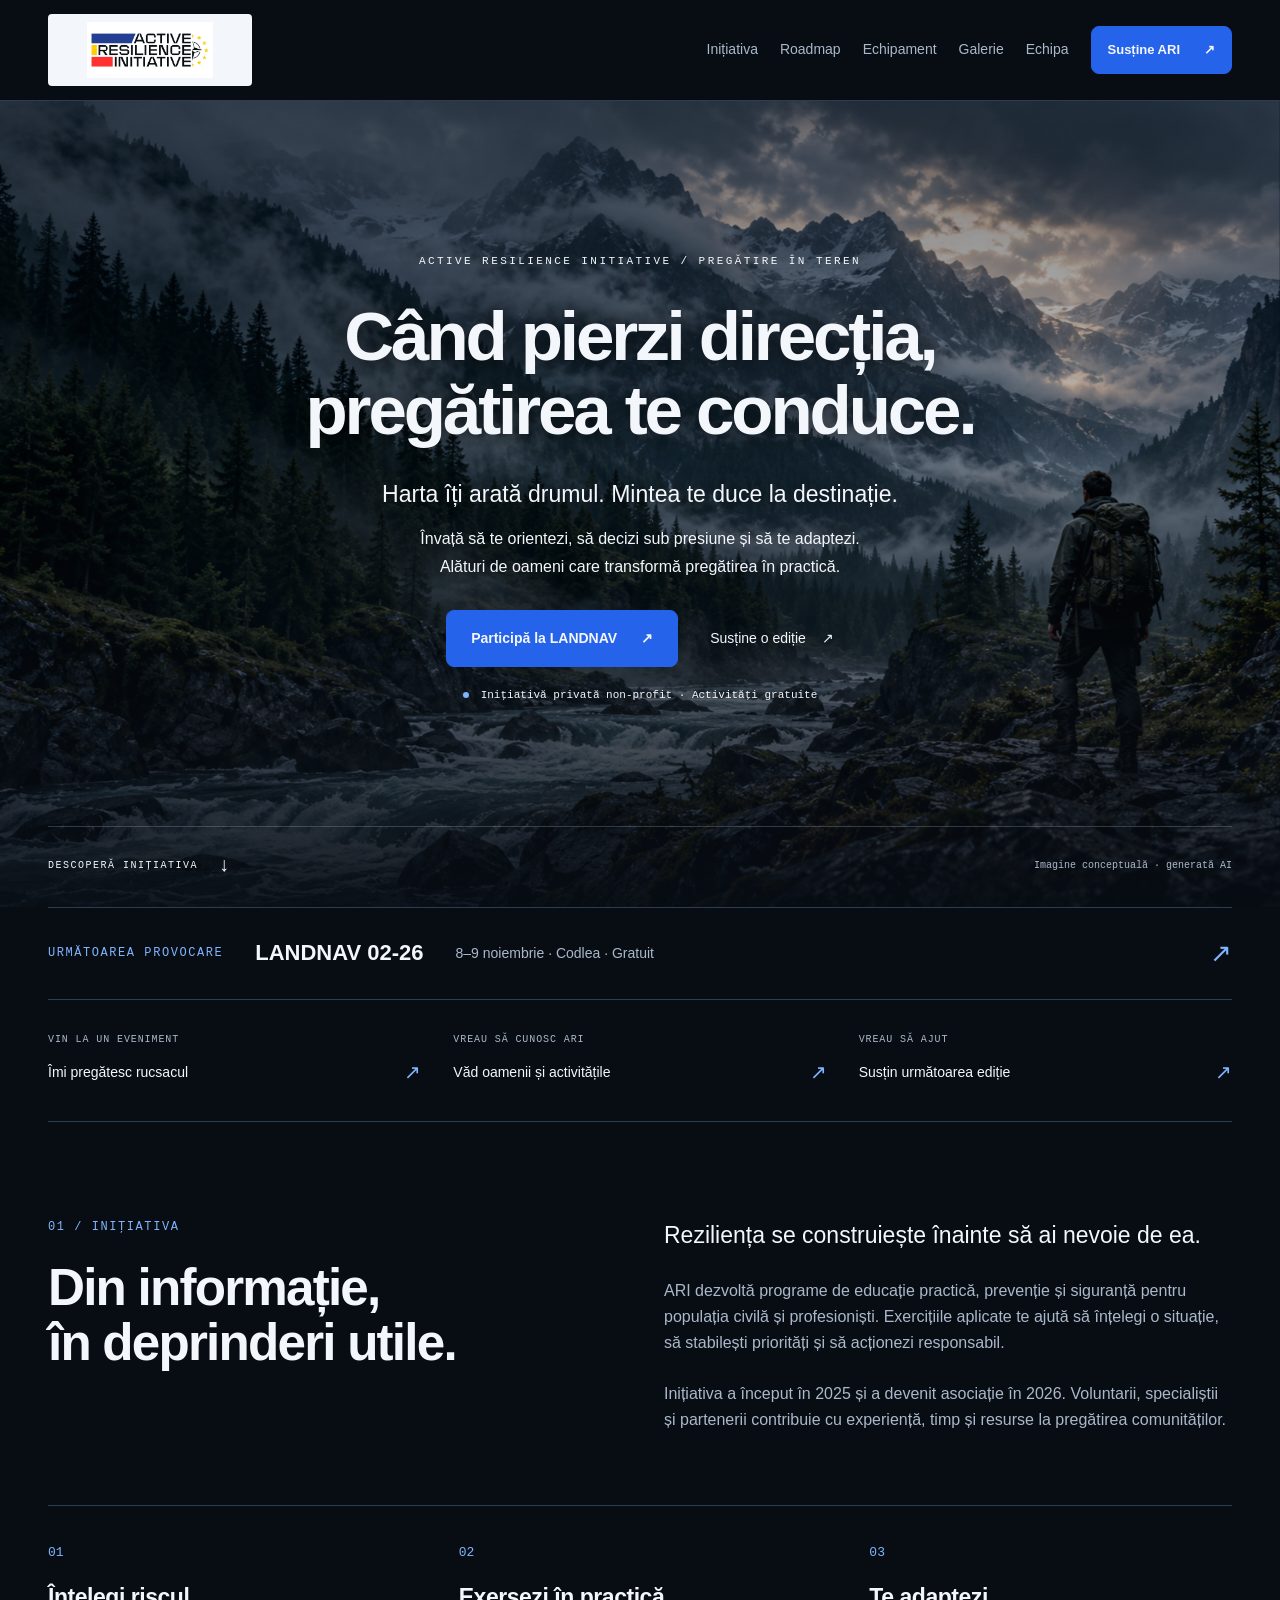
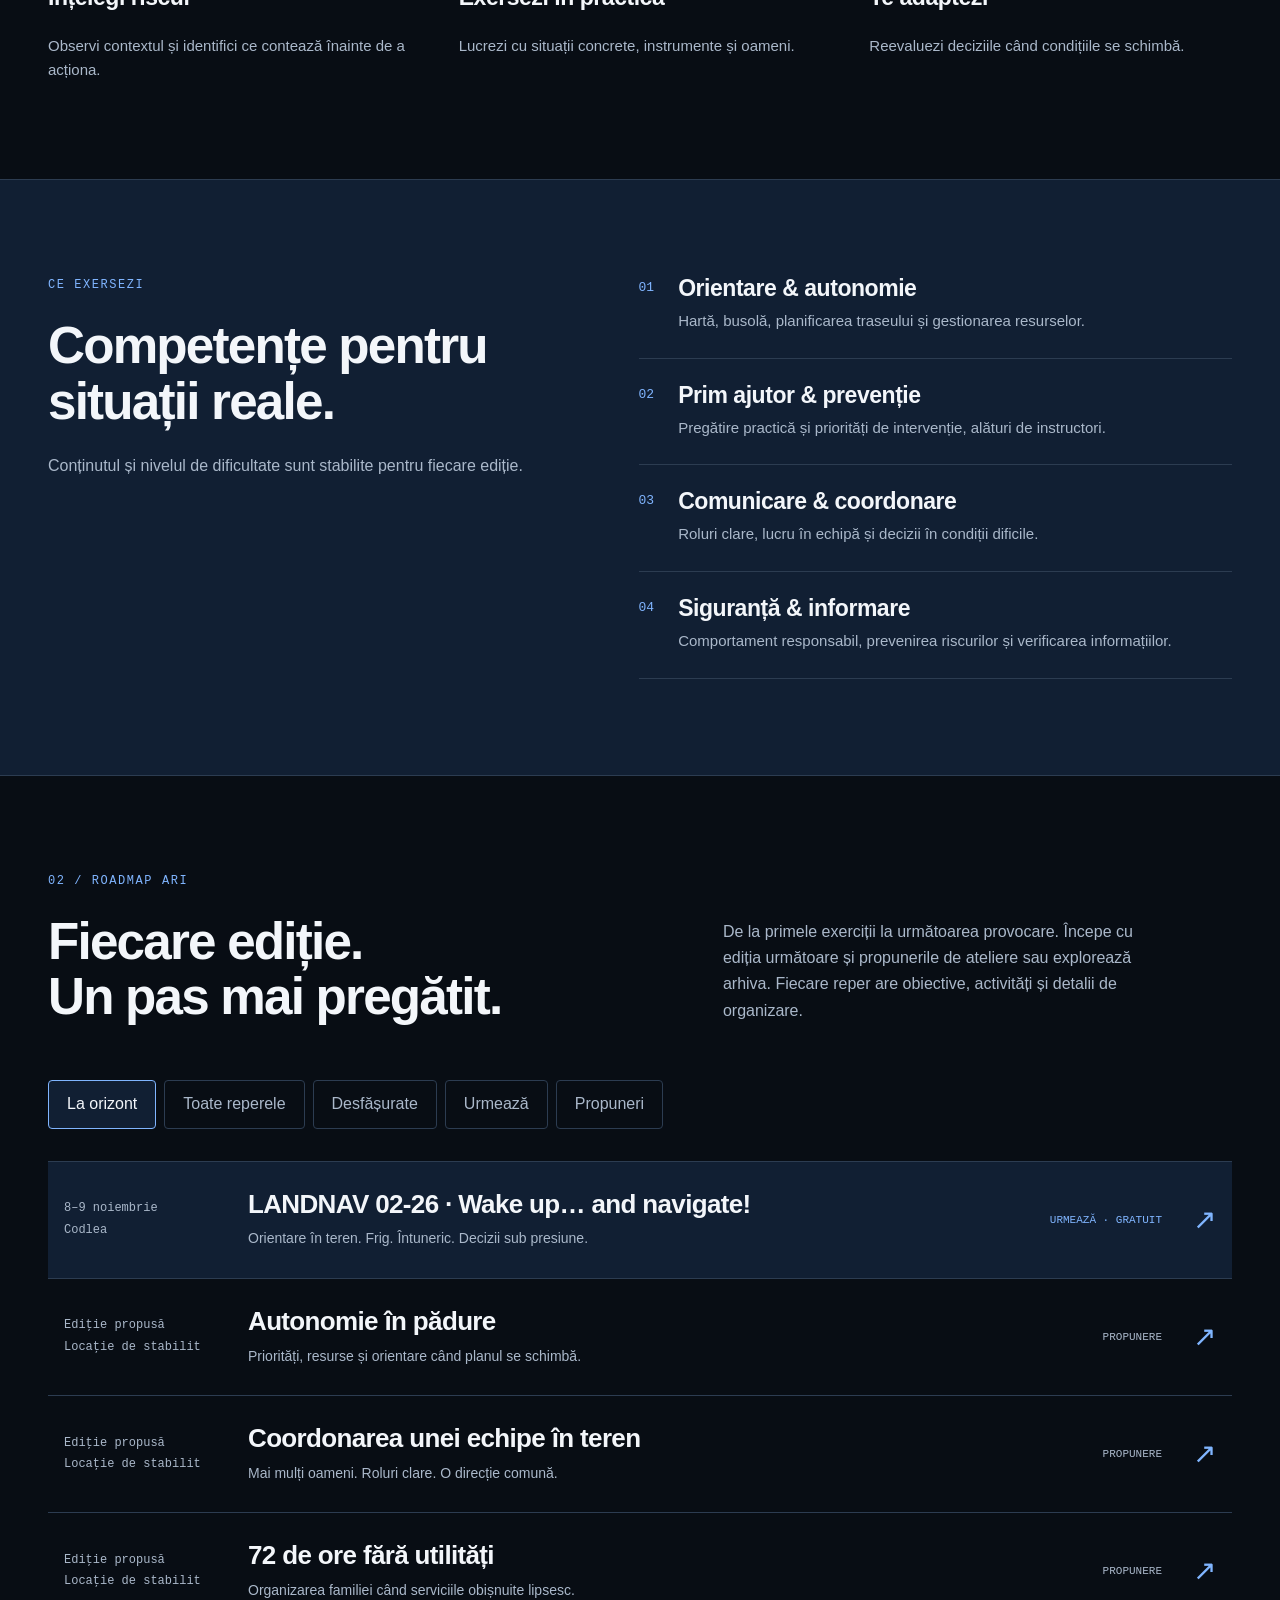
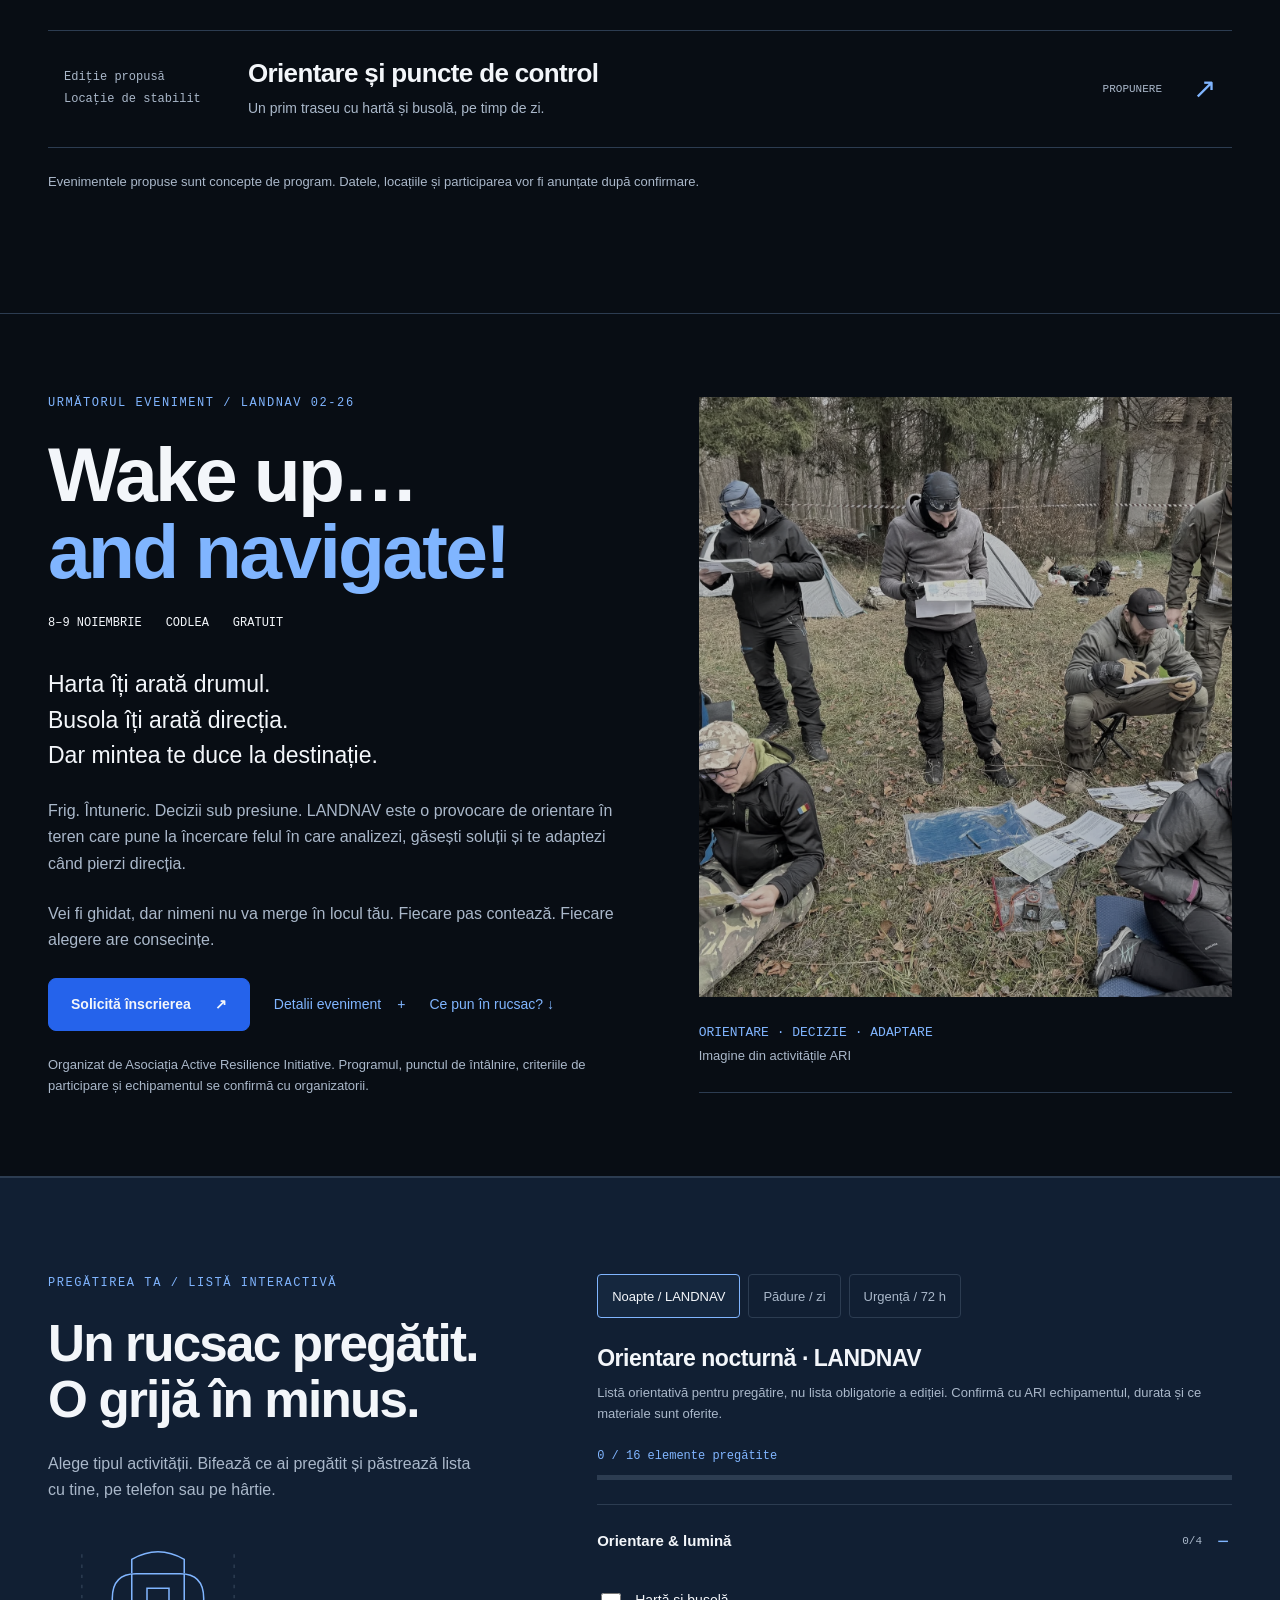
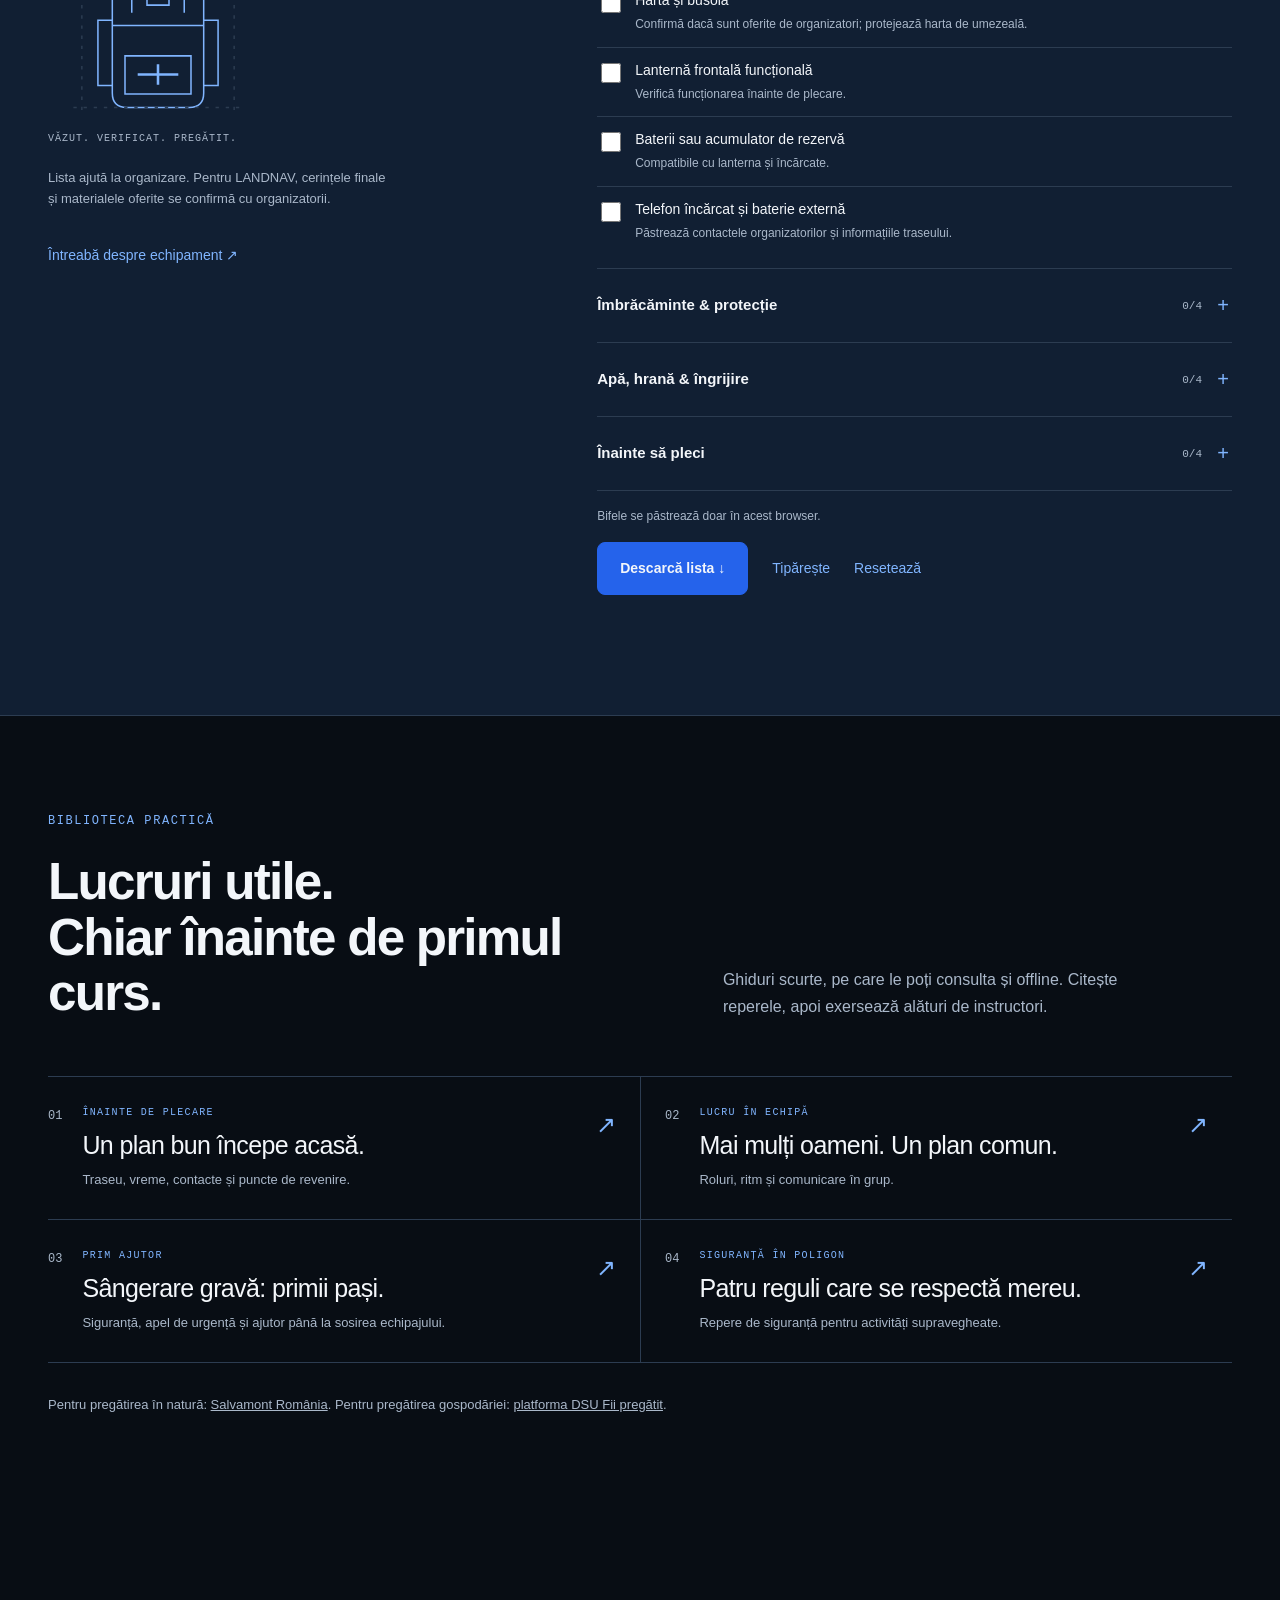
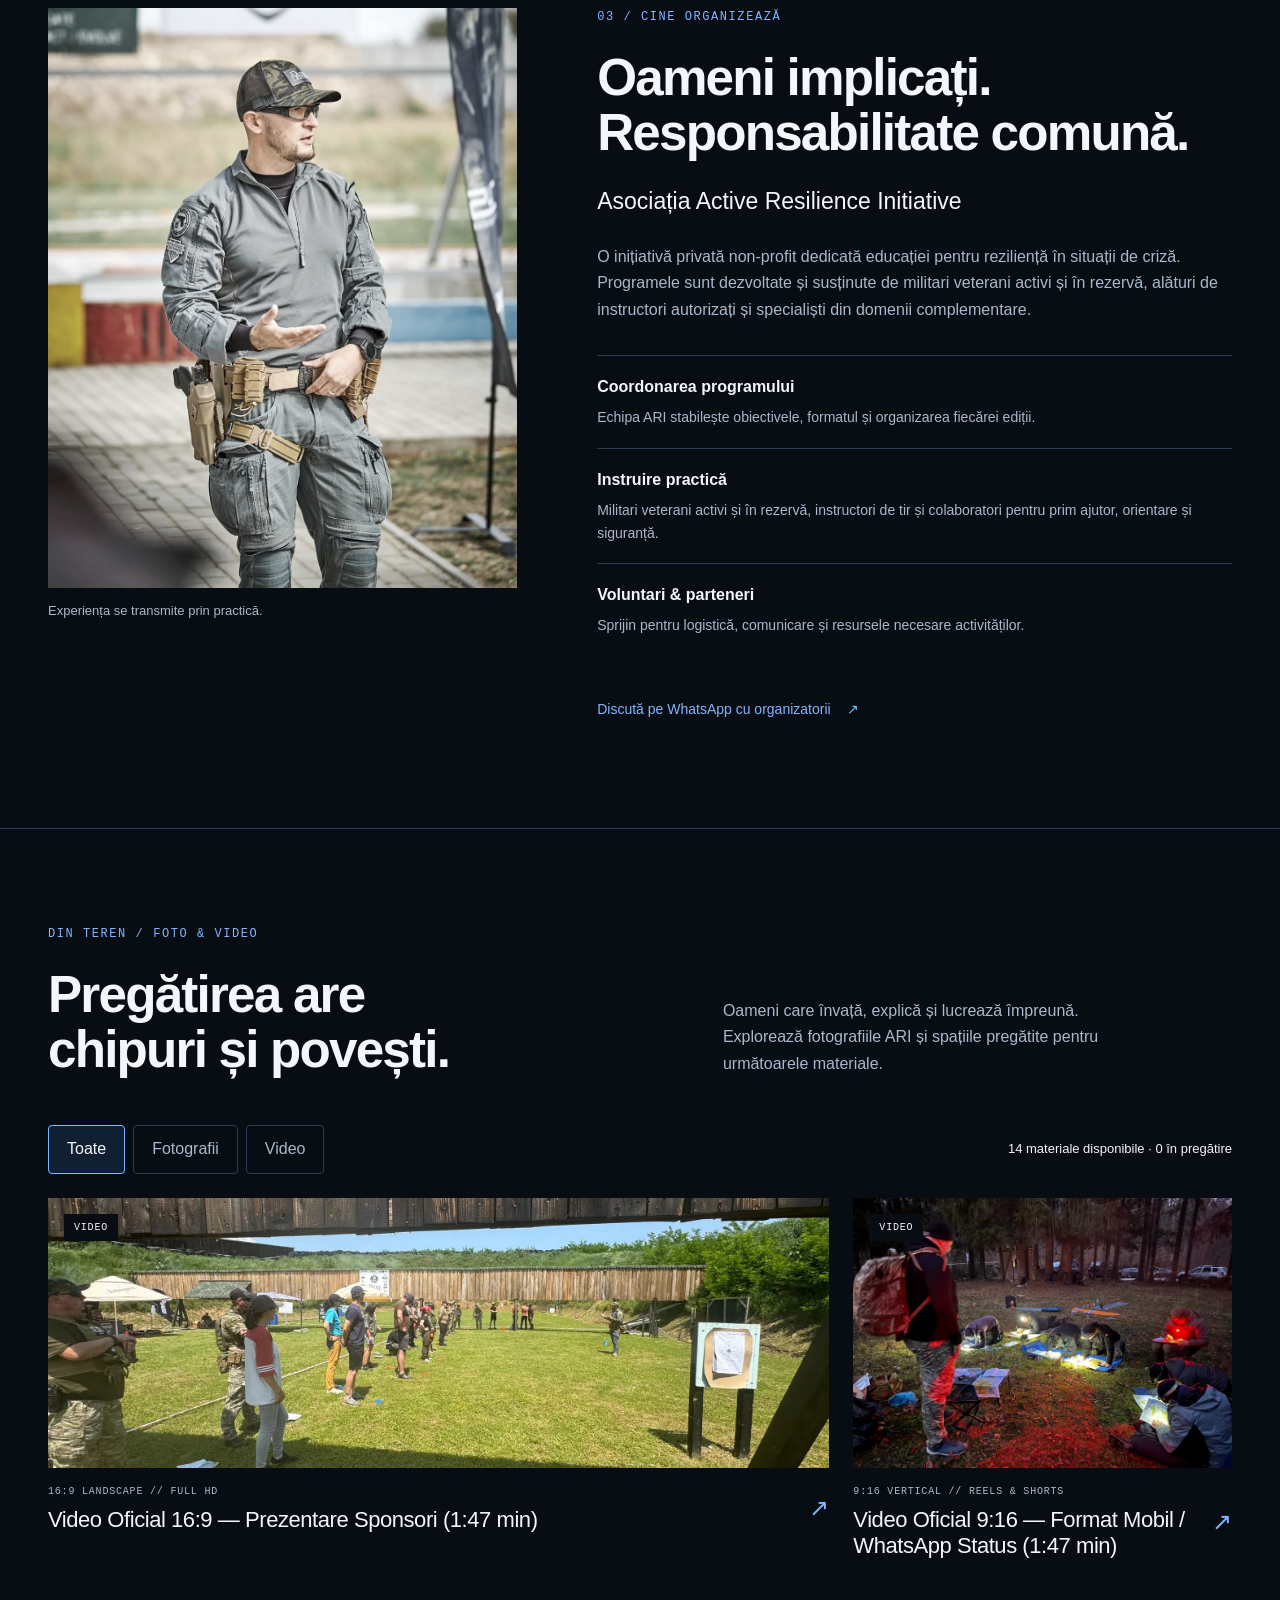
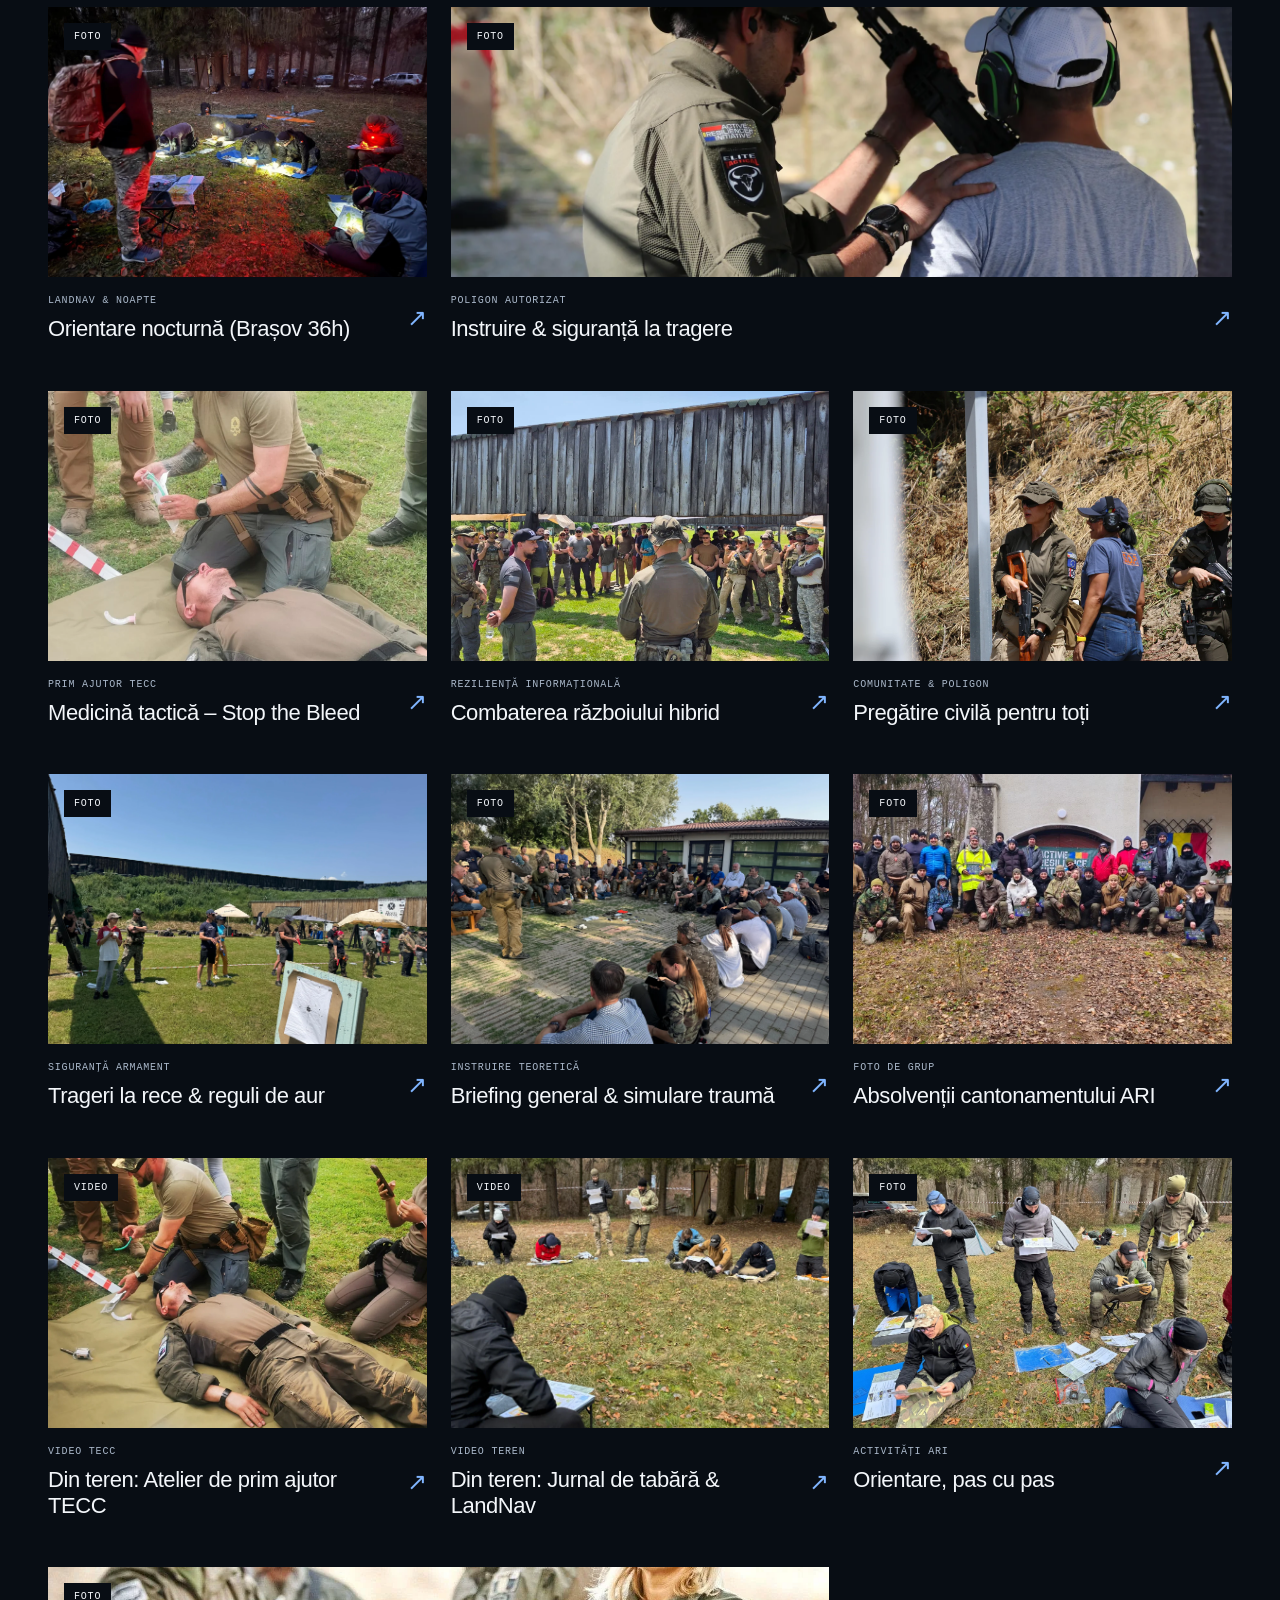
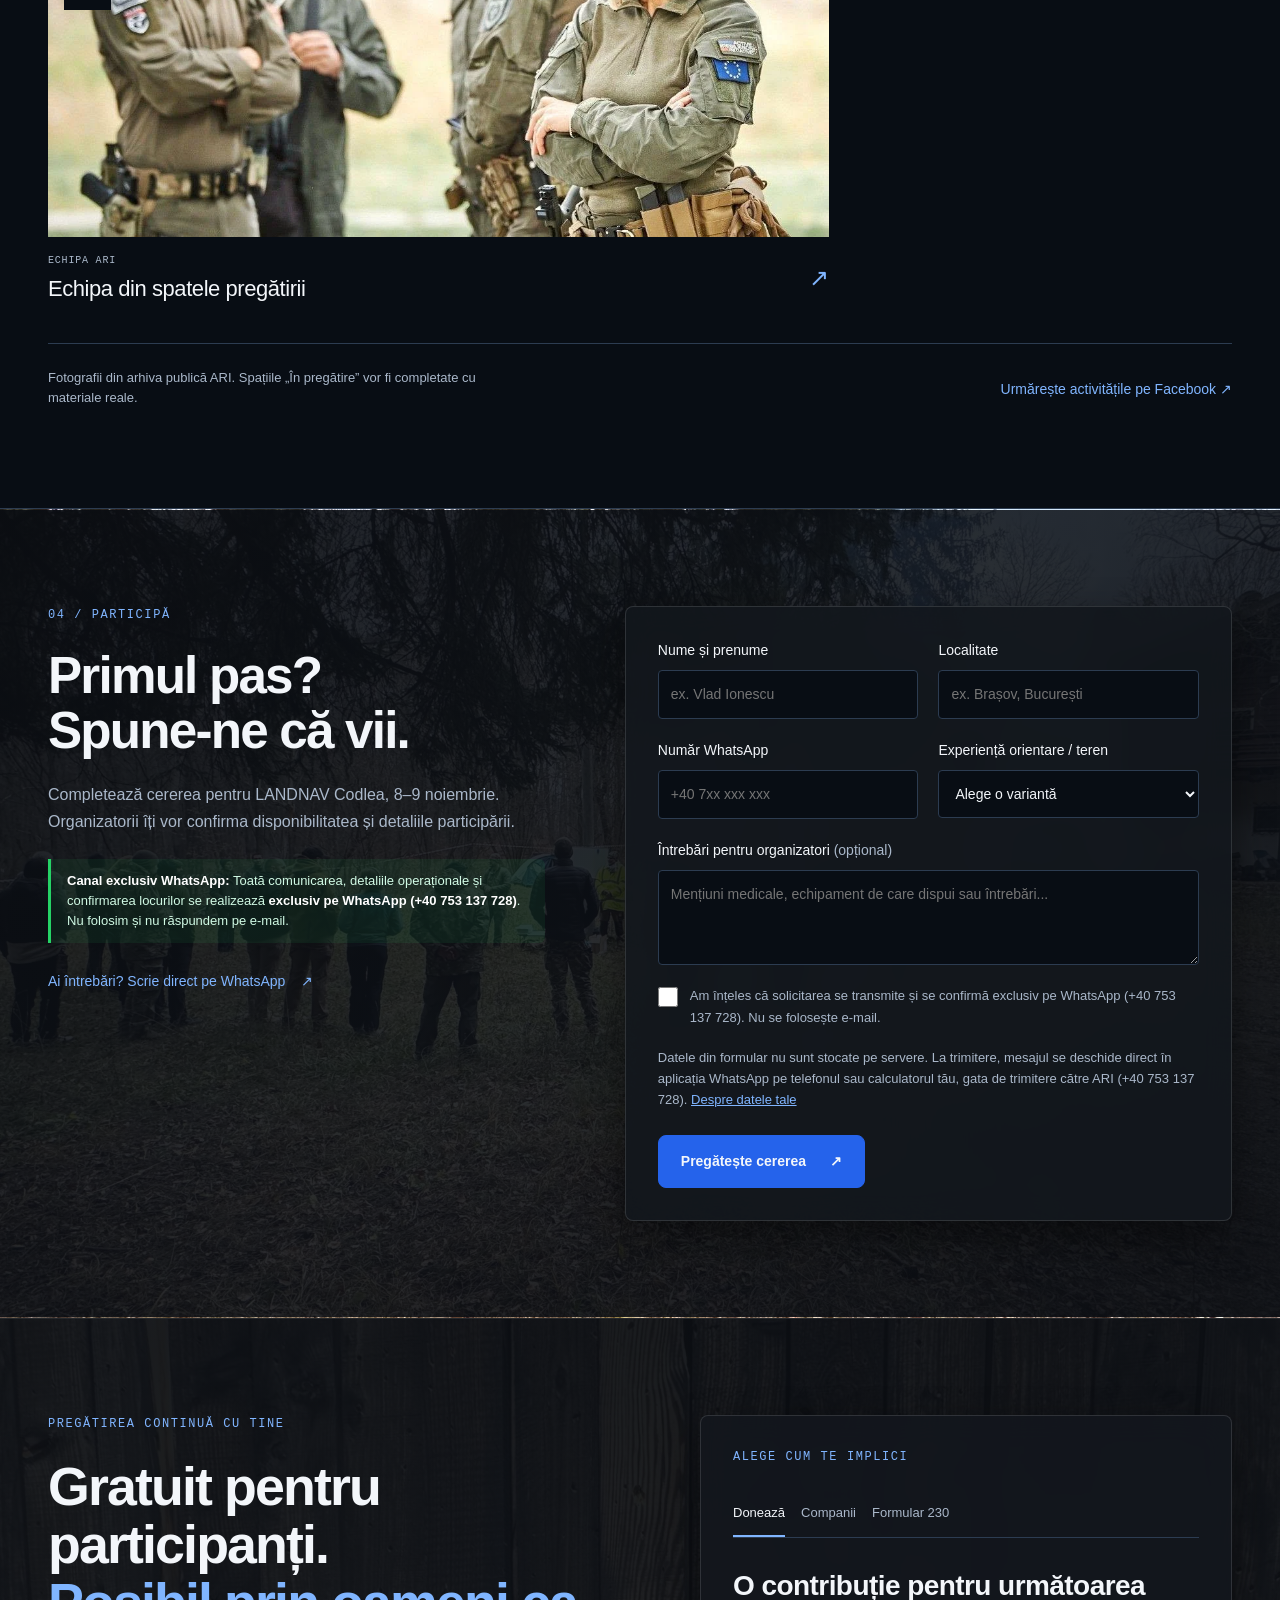
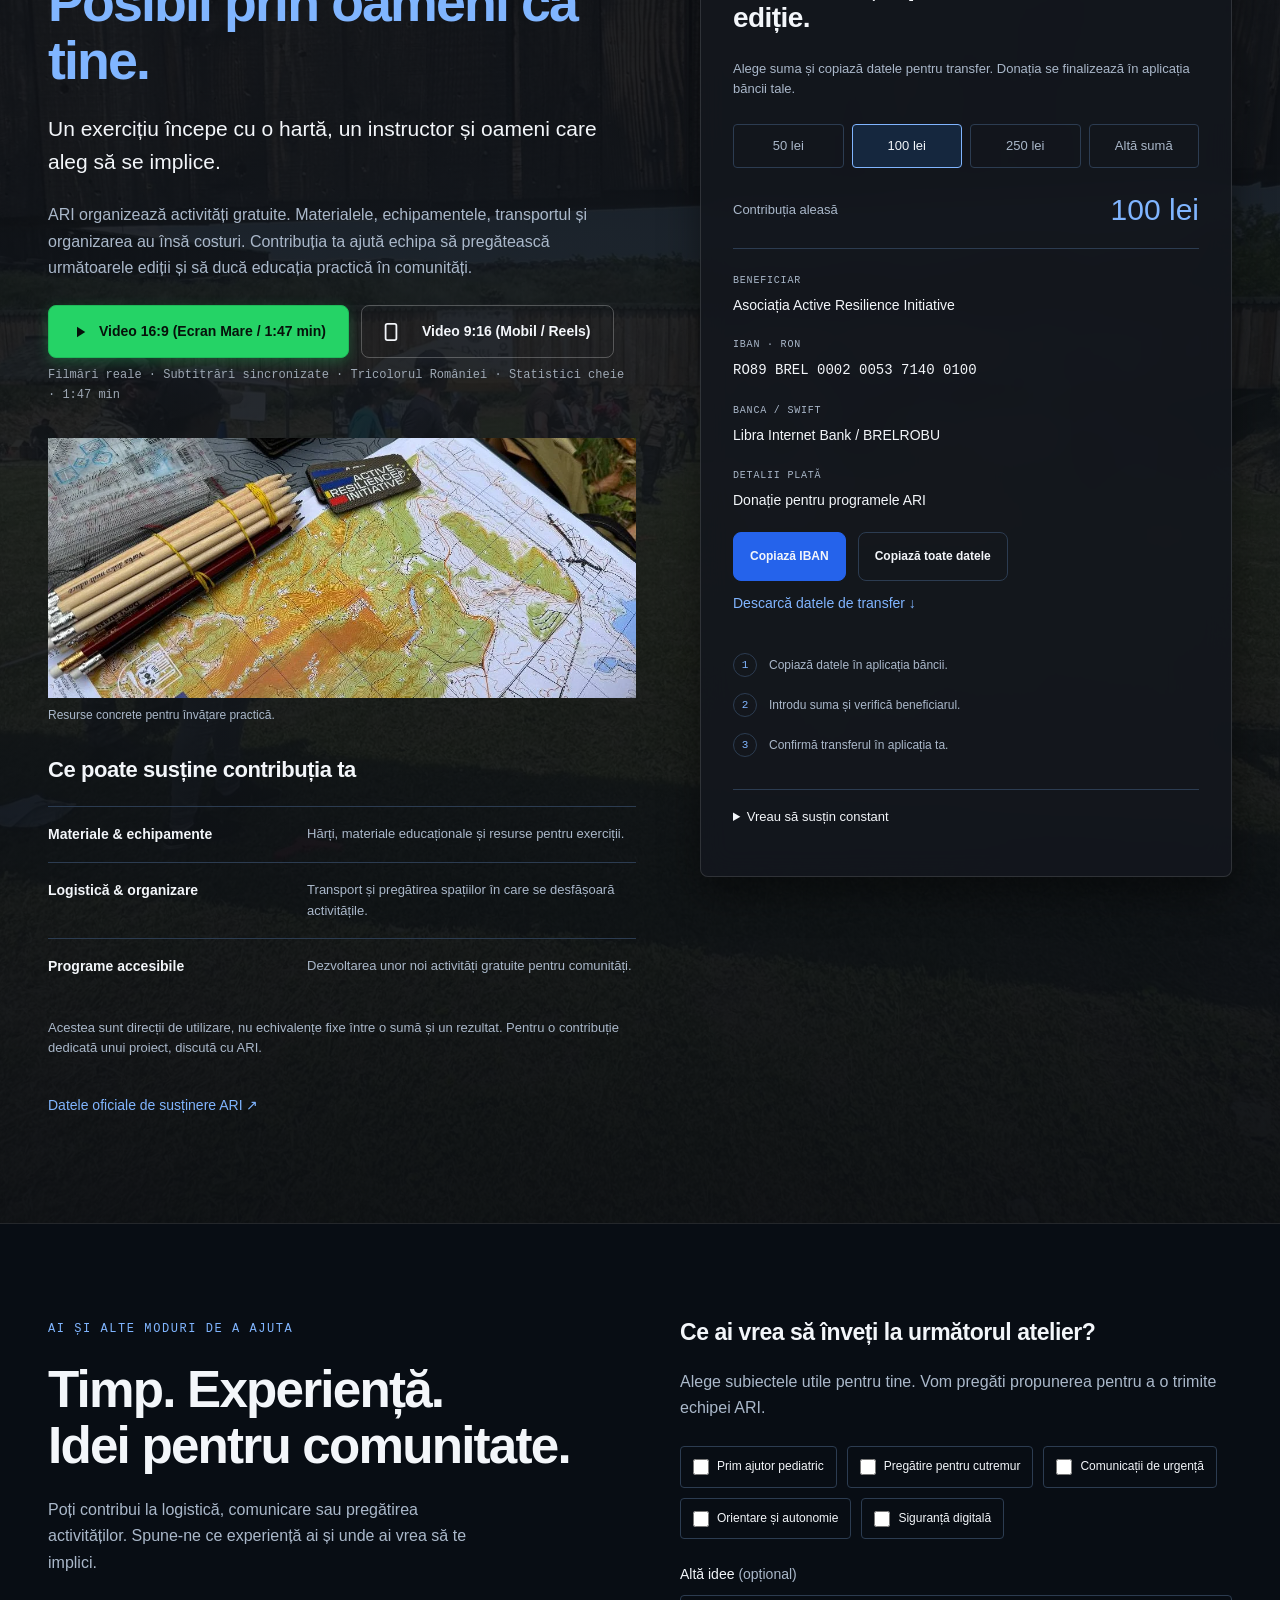
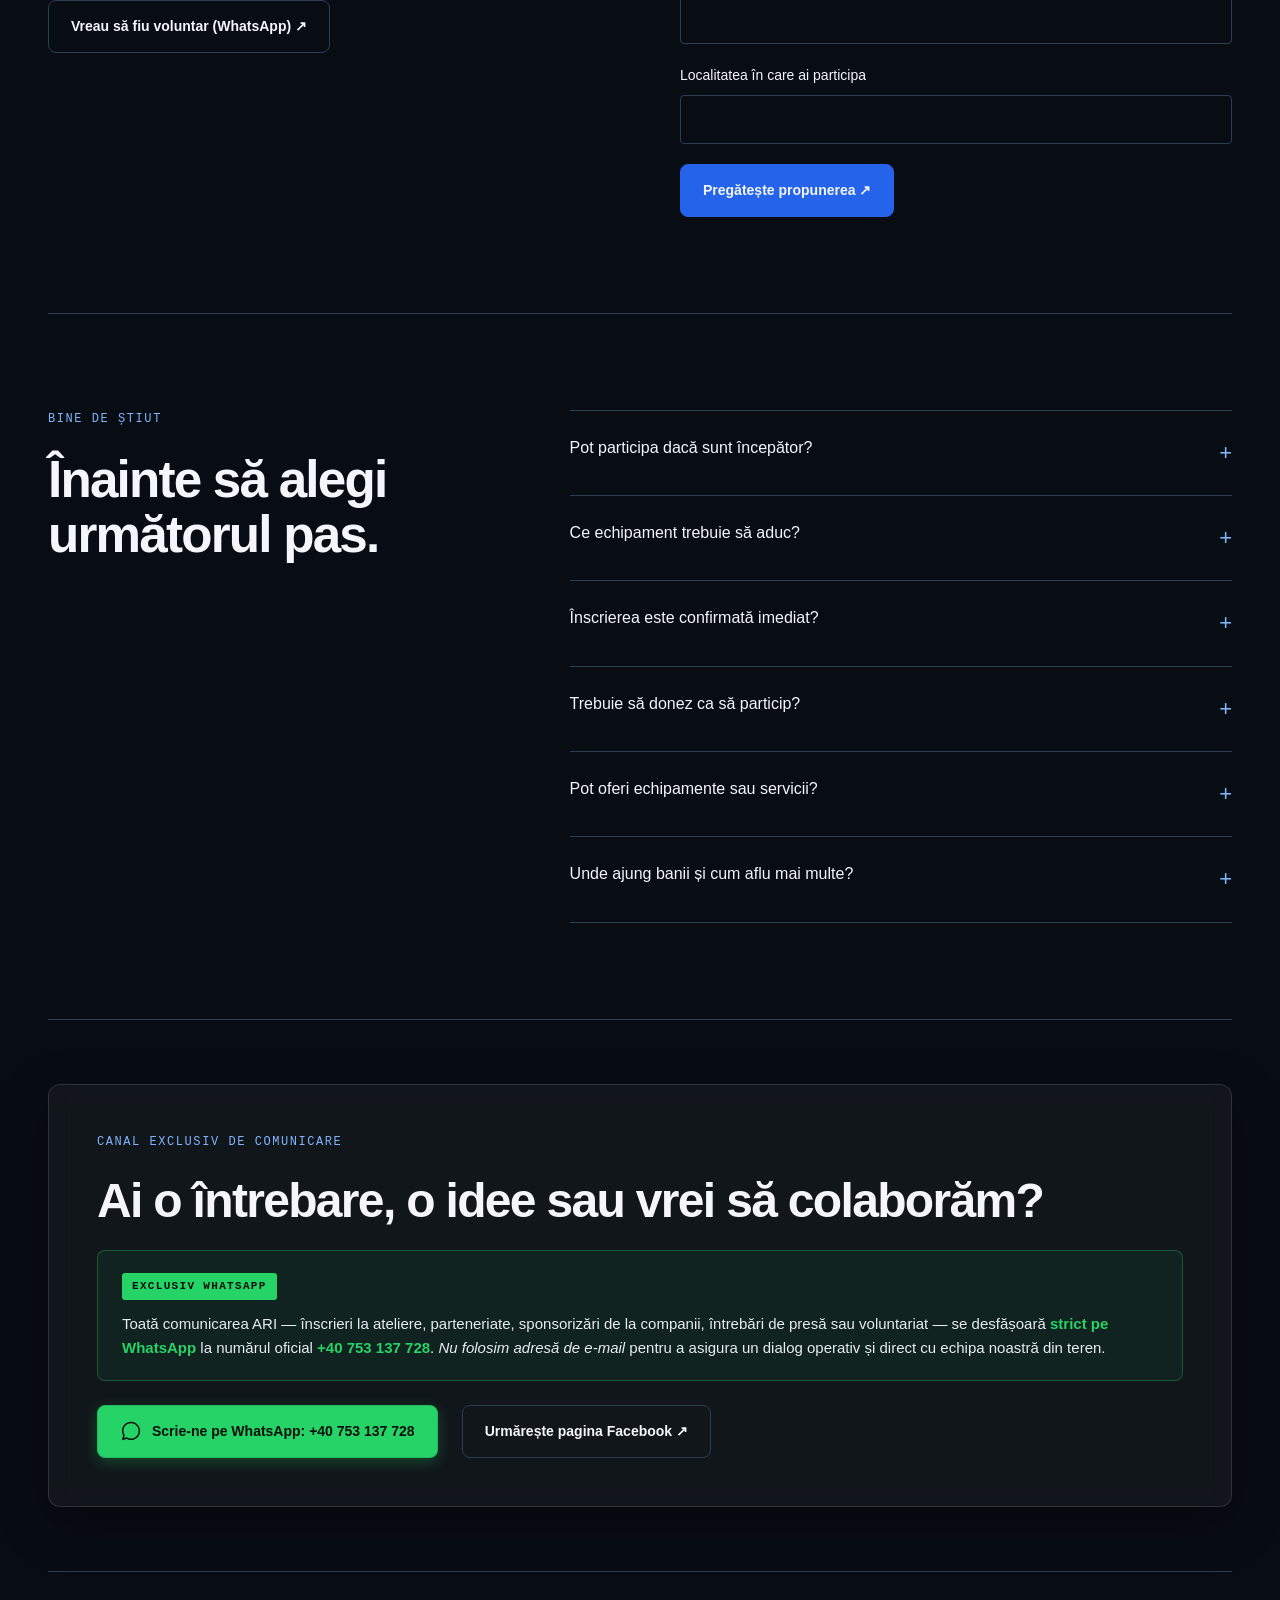
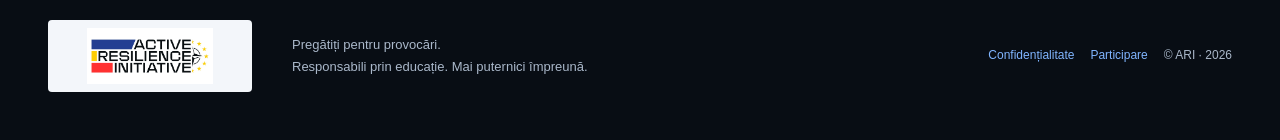
<file: index.html>
<!doctype html>
<html lang="ro">
<head>
<meta charset="utf-8">
<meta name="viewport" content="width=device-width, initial-scale=1">
<meta name="theme-color" content="#080d14">
<meta name="description" content="Active Resilience Initiative — educație practică, orientare în teren și pregătire pentru situații de criză. Descoperă roadmap-ul ARI și LANDNAV Codlea.">
<title>ARI — Pregătirea devine acțiune</title>
<link rel="icon" href="assets/images/ari-logo.png">
<link rel="stylesheet" href="assets/css/site.css">
<link rel="stylesheet" href="assets/css/experience.css">
<link rel="stylesheet" href="assets/css/hero-cinematic.css">
<link rel="preload" as="image" href="assets/images/ari-cinematic-hero.png">
<script src="assets/js/resources.js" defer>
</script>
<script src="assets/js/experience.js" defer>
</script>
<script src="assets/js/events.js" defer>
</script>
<script src="assets/js/site.js" defer>
</script>
</head>
<body>
<a class="skip" href="#continut">Sari la conținut</a>
<header class="header">
<a class="brand" href="#acasa" aria-label="Active Resilience Initiative — acasă">
<img src="assets/images/ari-logo.png" width="220" height="72" alt="Active Resilience Initiative">
</a>
<button class="menu-toggle" aria-expanded="false" aria-controls="navigation">Meniu <span aria-hidden="true">☰</span>
</button>
<nav id="navigation" aria-label="Navigație principală">
  <a href="#despre">Inițiativa</a>
<a href="#roadmap">Roadmap</a>
<a href="#echipament">Echipament</a>
<a href="#galerie">Galerie</a>
<a href="#echipa">Echipa</a>
  <a class="button small" href="#sustine">Susține ARI <span aria-hidden="true">↗</span>
</a>
</nav>
</header>
<main id="continut">
<section class="hero hero-cinematic" id="acasa" aria-labelledby="hero-title">
<div class="cinematic-scene">
<img src="assets/images/ari-cinematic-hero.png" alt="Ilustrație cinematică generată: un drumeț echipat tactic privește un râu și munți împăduriți, în ceață." width="1672" height="941" fetchpriority="high">
</div>
<div class="hero-copy">
<p class="eyebrow">ACTIVE RESILIENCE INITIATIVE / PREGĂTIRE ÎN TEREN</p>
<h1 id="hero-title">Când pierzi direcția,<br><span>pregătirea te conduce.</span>
</h1>
<p class="lead">Harta îți arată drumul. Mintea te duce la destinație.</p>
<p>Învață să te orientezi, să decizi sub presiune și să te adaptezi.<br> Alături de oameni care transformă pregătirea în practică.</p>
<div class="actions">
<a class="button" href="#landnav">Participă la LANDNAV <span aria-hidden="true">↗</span>
</a>
<a class="text-link" href="#sustine">Susține o ediție <span aria-hidden="true">↗</span>
</a>
</div>
<div class="hero-note">
<span class="signal" aria-hidden="true">
</span>Inițiativă privată non-profit · Activități gratuite</div>
</div>
<div class="cinematic-footer"><a href="#despre" class="cinematic-discover">DESCOPERĂ INIȚIATIVA <span aria-hidden="true">↓</span></a><span class="cinematic-credit">Imagine conceptuală · generată AI</span></div>
</section>
<a class="next-strip wrap" href="#landnav">
<span class="eyebrow">URMĂTOAREA PROVOCARE</span>
<strong>LANDNAV 02-26</strong>
<span>8–9 noiembrie · Codlea · Gratuit</span>
<span class="strip-arrow" aria-hidden="true">↗</span>
</a>

<nav class="quick-routes wrap" aria-label="Alege ce te interesează">
  <a href="#echipament">
<span>VIN LA UN EVENIMENT</span>
<strong>Îmi pregătesc rucsacul <b aria-hidden="true">↗</b>
</strong>
</a>
  <a href="#galerie">
<span>VREAU SĂ CUNOSC ARI</span>
<strong>Văd oamenii și activitățile <b aria-hidden="true">↗</b>
</strong>
</a>
  <a href="#sustine">
<span>VREAU SĂ AJUT</span>
<strong>Susțin următoarea ediție <b aria-hidden="true">↗</b>
</strong>
</a>
</nav>
<section class="section wrap about" id="despre">
<div>
<p class="eyebrow">01 / INIȚIATIVA</p>
<h2>Din informație,<br>în deprinderi utile.</h2>
</div>
<div>
<p class="intro">Reziliența se construiește înainte să ai nevoie de ea.</p>
<p>ARI dezvoltă programe de educație practică, prevenție și siguranță pentru populația civilă și profesioniști. Exercițiile aplicate te ajută să înțelegi o situație, să stabilești priorități și să acționezi responsabil.</p>
<p>Inițiativa a început în 2025 și a devenit asociație în 2026. Voluntarii, specialiștii și partenerii contribuie cu experiență, timp și resurse la pregătirea comunităților.</p>
</div>
<div class="principles">
<div>
<span>01</span>
<h3>Înțelegi riscul</h3>
<p>Observi contextul și identifici ce contează înainte de a acționa.</p>
</div>
<div>
<span>02</span>
<h3>Exersezi în practică</h3>
<p>Lucrezi cu situații concrete, instrumente și oameni.</p>
</div>
<div>
<span>03</span>
<h3>Te adaptezi</h3>
<p>Reevaluezi deciziile când condițiile se schimbă.</p>
</div>
</div>
</section>
<section class="modules-band">
<div class="wrap section modules">
<div>
<p class="eyebrow">CE EXERSEZI</p>
<h2>Competențe pentru<br>situații reale.</h2>
<p>Conținutul și nivelul de dificultate sunt stabilite pentru fiecare ediție.</p>
</div>
<div class="module-list">
<article>
<span>01</span>
<div>
<h3>Orientare & autonomie</h3>
<p>Hartă, busolă, planificarea traseului și gestionarea resurselor.</p>
</div>
</article>
<article>
<span>02</span>
<div>
<h3>Prim ajutor & prevenție</h3>
<p>Pregătire practică și priorități de intervenție, alături de instructori.</p>
</div>
</article>
<article>
<span>03</span>
<div>
<h3>Comunicare & coordonare</h3>
<p>Roluri clare, lucru în echipă și decizii în condiții dificile.</p>
</div>
</article>
<article>
<span>04</span>
<div>
<h3>Siguranță & informare</h3>
<p>Comportament responsabil, prevenirea riscurilor și verificarea informațiilor.</p>
</div>
</article>
</div>
</div>
</section>
<section class="section wrap" id="roadmap">
<div class="section-head">
<div>
<p class="eyebrow">02 / ROADMAP ARI</p>
<h2>Fiecare ediție.<br>Un pas mai pregătit.</h2>
</div>
<p>De la primele exerciții la următoarea provocare. Începe cu ediția următoare și propunerile de ateliere sau explorează arhiva. Fiecare reper are obiective, activități și detalii de organizare.</p>
</div>
<div class="filters" role="group" aria-label="Filtrează evenimentele">
<button class="filter active" data-filter="future" aria-pressed="true">La orizont</button>
<button class="filter" data-filter="all" aria-pressed="false">Toate reperele</button>
<button class="filter" data-filter="past" aria-pressed="false">Desfășurate</button>
<button class="filter" data-filter="next" aria-pressed="false">Urmează</button>
<button class="filter" data-filter="idea" aria-pressed="false">Propuneri</button>
</div>
<div id="event-list" class="timeline">
</div>
<noscript>
<p>Activează JavaScript pentru roadmap și ferestrele de detalii. Informațiile LANDNAV sunt disponibile mai jos.</p>
</noscript>
<p class="caption">Evenimentele propuse sunt concepte de program. Datele, locațiile și participarea vor fi anunțate după confirmare.</p>
</section>
<section class="landnav" id="landnav">
<div class="wrap landnav-layout">
<div class="landnav-copy">
<p class="eyebrow">URMĂTORUL EVENIMENT / LANDNAV 02-26</p>
<h2>Wake up…<br>
<span>and navigate!</span>
</h2>
<div class="event-facts">
<span>8–9 NOIEMBRIE</span>
<span>CODLEA</span>
<span>GRATUIT</span>
</div>
<p class="intro">Harta îți arată drumul.<br>Busola îți arată direcția.<br>Dar mintea te duce la destinație.</p>
<p>Frig. Întuneric. Decizii sub presiune. LANDNAV este o provocare de orientare în teren care pune la încercare felul în care analizezi, găsești soluții și te adaptezi când pierzi direcția.</p>
<p>Vei fi ghidat, dar nimeni nu va merge în locul tău. Fiecare pas contează. Fiecare alegere are consecințe.</p>
<div class="actions">
<a class="button" href="#inscriere">Solicită înscrierea <span aria-hidden="true">↗</span>
</a>
<button class="text-link" data-event="landnav">Detalii eveniment <span aria-hidden="true">+</span>
</button>
<a class="text-link" href="#echipament">Ce pun în rucsac? ↓</a>
</div>
<p class="caption">Organizat de Asociația Active Resilience Initiative. Programul, punctul de întâlnire, criteriile de participare și echipamentul se confirmă cu organizatorii.</p>
</div>
<figure class="field-image">
<img src="assets/images/ari-field.webp" loading="lazy" width="900" height="900" alt="Participanți ARI la o activitate de orientare în teren">
<figcaption>ORIENTARE · DECIZIE · ADAPTARE<br>
<span>Imagine din activitățile ARI</span>
</figcaption>
</figure>
</div>
</section>

<section class="equipment-band" id="echipament">
  <div class="section wrap equipment-layout">
    <div class="equipment-intro">
      <p class="eyebrow">PREGĂTIREA TA / LISTĂ INTERACTIVĂ</p>
      <h2>Un rucsac pregătit.<br>O grijă în minus.</h2>
      <p>Alege tipul activității. Bifează ce ai pregătit și păstrează lista cu tine, pe telefon sau pe hârtie.</p>
      <div class="pack-illustration" aria-hidden="true">
<svg viewBox="0 0 260 240" fill="none">
<path d="M99 52V36q31-18 62 0v16M76 82q0-29 28-29h52q28 0 28 29v112q0 17-17 17H93q-17 0-17-17Z"/>
<path d="M76 108H59v77h17m108-77h17v77h-17M99 53v46m62-46v46M76 114h108M91 150h78v45H91zM117 70h26v20h-26z"/>
<path class="pack-accent" d="M106 172h48M130 160v24"/>
<path class="pack-guide" d="M30 211h200M40 30v190M220 30v190"/>
</svg>
<span>VĂZUT. VERIFICAT. PREGĂTIT.</span>
</div>
      <p class="caption">Lista ajută la organizare. Pentru LANDNAV, cerințele finale și materialele oferite se confirmă cu organizatorii.</p>
      <a class="text-link" href="https://wa.me/40753137728?text=Bun%C4%83!%20Ce%20echipament%20este%20necesar%20la%20LANDNAV%20Codlea%3F" target="_blank" rel="noopener noreferrer">Întreabă despre echipament ↗</a>
    </div>
    <div class="kit-panel">
      <div class="kit-profiles" role="group" aria-label="Tipul listei de echipament">
<button type="button" class="choice active" data-kit="night" aria-pressed="true">Noapte / LANDNAV</button>
<button type="button" class="choice" data-kit="day" aria-pressed="false">Pădure / zi</button>
<button type="button" class="choice" data-kit="emergency" aria-pressed="false">Urgență / 72 h</button>
</div>
      <h3 id="kit-title">Orientare nocturnă · LANDNAV</h3>
<p class="caption" id="kit-note">
</p>
      <div class="kit-progress">
<span id="kit-count" role="status">0 obiecte pregătite</span>
<progress id="kit-progress" value="0" max="16" aria-label="Progresul listei de echipament">
</progress>
</div>
      <div id="kit-groups">
</div>
      <p id="kit-storage" class="caption">Bifele se păstrează doar în acest browser.</p>
      <div class="kit-tools">
<button class="button" id="download-kit" type="button">Descarcă lista ↓</button>
<button class="text-link" id="print-kit" type="button">Tipărește</button>
<button class="text-link" id="reset-kit" type="button">Resetează</button>
</div>
      <p id="kit-action-status" class="caption" role="status">
</p>
    </div>
  </div>
</section>
<section class="section wrap guides" id="ghiduri">
  <div class="section-head">
<div>
<p class="eyebrow">BIBLIOTECA PRACTICĂ</p>
<h2>Lucruri utile.<br>Chiar înainte de primul curs.</h2>
</div>
<p>Ghiduri scurte, pe care le poți consulta și offline. Citește reperele, apoi exersează alături de instructori.</p>
</div>
  <div class="guide-grid" id="guide-list">
</div>
  <p class="caption resource-source">Pentru pregătirea în natură: <a href="https://www.salvamontromania.ro/recomandari-turist-montan.php" target="_blank" rel="noopener noreferrer">Salvamont România</a>. Pentru pregătirea gospodăriei: <a href="https://fiipregatit.ro/" target="_blank" rel="noopener noreferrer">platforma DSU Fii pregătit</a>.</p>
</section>
<section class="section wrap organizers" id="echipa">
<figure>
<img src="assets/images/ari-instructor.webp" loading="lazy" width="700" height="800" alt="Reprezentant ARI explicând o activitate practică">
<figcaption>Experiența se transmite prin practică.</figcaption>
</figure>
<div>
<p class="eyebrow">03 / CINE ORGANIZEAZĂ</p>
<h2>Oameni implicați.<br>Responsabilitate comună.</h2>
<p class="intro">Asociația Active Resilience Initiative</p>
<p>O inițiativă privată non-profit dedicată educației pentru reziliență în situații de criză. Programele sunt dezvoltate și susținute de militari veterani activi și în rezervă, alături de instructori autorizați și specialiști din domenii complementare.</p>
<dl class="roles">
<div>
<dt>Coordonarea programului</dt>
<dd>Echipa ARI stabilește obiectivele, formatul și organizarea fiecărei ediții.</dd>
</div>
<div>
<dt>Instruire practică</dt>
<dd>Militari veterani activi și în rezervă, instructori de tir și colaboratori pentru prim ajutor, orientare și siguranță.</dd>
</div>
<div>
<dt>Voluntari & parteneri</dt>
<dd>Sprijin pentru logistică, comunicare și resursele necesare activităților.</dd>
</div>
</dl>
<a class="text-link" href="https://wa.me/40753137728?text=Bun%C4%83%20ziua!%20A%C8%99%20dori%20s%C4%83%20discut%20cu%20organizatorii%20ARI%20despre%20o%20colaborare." target="_blank" rel="noopener noreferrer">Discută pe WhatsApp cu organizatorii <span aria-hidden="true">↗</span></a>
</div>
</section>

<section class="gallery-band" id="galerie">
<div class="section wrap">
  <div class="section-head">
<div>
<p class="eyebrow">DIN TEREN / FOTO & VIDEO</p>
<h2>Pregătirea are<br>chipuri și povești.</h2>
</div>
<p>Oameni care învață, explică și lucrează împreună. Explorează fotografiile ARI și spațiile pregătite pentru următoarele materiale.</p>
</div>
  <div class="gallery-toolbar">
<div class="filters" role="group" aria-label="Filtrează galeria">
<button class="filter active" data-gallery-filter="all" aria-pressed="true">Toate</button>
<button class="filter" data-gallery-filter="photo" aria-pressed="false">Fotografii</button>
<button class="filter" data-gallery-filter="video" aria-pressed="false">Video</button>
</div>
<span id="gallery-count" class="caption" role="status">
</span>
</div>
  <div id="gallery-grid" class="gallery-grid">
</div>
  <div class="gallery-caption">
<p class="caption">Fotografii din arhiva publică ARI. Spațiile „În pregătire” vor fi completate cu materiale reale.</p>
<a class="text-link" href="https://www.facebook.com/profile.php?id=61577849437974" target="_blank" rel="noopener noreferrer">Urmărește activitățile pe Facebook ↗</a>
</div>
</div>
</section>
<section class="registration-band" id="inscriere">
<div class="section wrap registration">
<div>
<p class="eyebrow">04 / PARTICIPĂ</p>
<h2>Primul pas?<br>Spune-ne că vii.</h2>
<p>Completează cererea pentru LANDNAV Codlea, 8–9 noiembrie. Organizatorii îți vor confirma disponibilitatea și detaliile participării.</p>
<div class="communication-notice">
<strong>Canal exclusiv WhatsApp:</strong> Toată comunicarea, detaliile operaționale și confirmarea locurilor se realizează <strong>exclusiv pe WhatsApp (+40 753 137 728)</strong>. Nu folosim și nu răspundem pe e-mail.
</div>
<a class="text-link" href="https://wa.me/40753137728?text=Bun%C4%83!%20A%C8%99%20dori%20detalii%20despre%20LANDNAV%20Codlea%2C%208%E2%80%939%20noiembrie." target="_blank" rel="noopener noreferrer">Ai întrebări? Scrie direct pe WhatsApp <span aria-hidden="true">↗</span></a>
</div>
<form id="registration-form">
<div class="form-grid">
<label>Nume și prenume<input name="name" autocomplete="name" required maxlength="100" placeholder="ex. Vlad Ionescu">
</label>
<label>Localitate<input name="city" autocomplete="address-level2" required maxlength="100" placeholder="ex. Brașov, București">
</label>
<label>Număr WhatsApp<input name="phone" type="tel" autocomplete="tel" required maxlength="30" pattern="[+0-9 ()\-]{7,30}" placeholder="+40 7xx xxx xxx">
</label>
<label>Experiență orientare / teren<select name="experience" required>
<option value="">Alege o variantă</option>
<option>Prima experiență</option>
<option>Am participat ocazional</option>
<option>Am experiență în teren</option>
</select>
</label>
</div>
<label>Întrebări pentru organizatori <span class="optional">(opțional)</span>
<textarea name="message" rows="3" maxlength="1000" placeholder="Mențiuni medicale, echipament de care dispui sau întrebări...">
</textarea>
</label>
<label class="check">
<input type="checkbox" required>
<span>Am înțeles că solicitarea se transmite și se confirmă exclusiv pe WhatsApp (+40 753 137 728). Nu se folosește e-mail.</span>
</label>
<p class="caption">Datele din formular nu sunt stocate pe servere. La trimitere, mesajul se deschide direct în aplicația WhatsApp pe telefonul sau calculatorul tău, gata de trimitere către ARI (+40 753 137 728). <button class="inline-link" type="button" data-info="privacy">Despre datele tale</button>
</p>
<button class="button" type="submit">Pregătește cererea <span aria-hidden="true">↗</span>
</button>
<div id="request-preview" hidden aria-live="polite">
<h3>Cererea ta este gata de trimitere</h3>
<p>Verifică mesajul și apasă butonul WhatsApp pentru a trimite cererea către instructorii ARI (+40 753 137 728):</p>
<pre id="request-text">
</pre>
<div class="actions">
<a id="send-whatsapp" class="button primary-whatsapp" target="_blank" rel="noopener noreferrer">
  <svg class="icon-inline" width="18" height="18" viewBox="0 0 24 24" fill="currentColor" aria-hidden="true"><path d="M12.04 2C6.58 2 2.13 6.45 2.13 11.91C2.13 13.66 2.59 15.36 3.45 16.86L2.05 22L7.3 20.62C8.75 21.41 10.38 21.83 12.04 21.83C17.5 21.83 21.95 17.38 21.95 11.92C21.95 9.27 20.92 6.78 19.05 4.91C17.18 3.03 14.69 2 12.04 2M12.05 3.67C14.25 3.67 16.31 4.53 17.87 6.09C19.42 7.65 20.28 9.72 20.28 11.92C20.28 16.46 16.58 20.15 12.04 20.15C10.56 20.15 9.11 19.76 7.85 19L7.55 18.83L4.43 19.65L5.26 16.61L5.06 16.29C4.24 14.99 3.81 13.47 3.81 11.91C3.81 7.37 7.5 3.67 12.05 3.67Z"/></svg>
  Trimite cererea pe WhatsApp
</a>
<button id="copy-request" class="button secondary" type="button">Copiază mesajul</button>
</div>
<p id="copy-status" role="status">
</p>
</div>
</form>
</div>
</section>

<section class="donation-band" id="sustine">
<div class="section wrap donation-layout">
  <div class="donation-story">
    <div class="donation-summary">
    <p class="eyebrow">PREGĂTIREA CONTINUĂ CU TINE</p>
    <h2>Gratuit pentru participanți.<br>
<span>Posibil prin oameni ca tine.</span>
</h2>
    <p class="intro">Un exercițiu începe cu o hartă, un instructor și oameni care aleg să se implice.</p>
    <p>ARI organizează activități gratuite. Materialele, echipamentele, transportul și organizarea au însă costuri. Contribuția ta ajută echipa să pregătească următoarele ediții și să ducă educația practică în comunități.</p>
    <div class="video-pitch-cta">
      <div style="display:flex;gap:12px;flex-wrap:wrap;align-items:center;">
        <button class="button primary-whatsapp" type="button" data-open-pitch-video aria-haspopup="dialog">
          <svg class="icon-inline" width="18" height="18" viewBox="0 0 24 24" fill="currentColor" aria-hidden="true"><path d="M8 5v14l11-7z"/></svg>
          Video 16:9 (Ecran Mare / 1:47 min)
        </button>
        <button class="button secondary" type="button" data-open-pitch-9x16 aria-haspopup="dialog" style="border:1px solid rgba(255,255,255,0.25);">
          <svg class="icon-inline" width="14" height="18" viewBox="0 0 14 20" fill="none" stroke="currentColor" stroke-width="2" aria-hidden="true"><rect x="1" y="1" width="12" height="18" rx="2"/></svg>
          Video 9:16 (Mobil / Reels)
        </button>
      </div>
      <span class="video-pitch-note">Filmări reale · Subtitrări sincronizate · Tricolorul României · Statistici cheie · 1:47 min</span>
    </div>
    </div>
    <figure class="donation-photo">
<img src="assets/images/ari-donations.webp" alt="Materiale ARI pentru orientare și pregătire practică" loading="lazy" width="1024" height="768">
<figcaption>Resurse concrete pentru învățare practică.</figcaption>
</figure>
    <div class="funding-uses">
<h3>Ce poate susține contribuția ta</h3>
<dl>
<div>
<dt>Materiale & echipamente</dt>
<dd>Hărți, materiale educaționale și resurse pentru exerciții.</dd>
</div>
<div>
<dt>Logistică & organizare</dt>
<dd>Transport și pregătirea spațiilor în care se desfășoară activitățile.</dd>
</div>
<div>
<dt>Programe accesibile</dt>
<dd>Dezvoltarea unor noi activități gratuite pentru comunități.</dd>
</div>
</dl>
</div>
    <p class="caption">Acestea sunt direcții de utilizare, nu echivalențe fixe între o sumă și un rezultat. Pentru o contribuție dedicată unui proiect, discută cu ARI.</p>
    <a class="text-link" href="https://ariromania.ro/donatii/index.html" target="_blank" rel="noopener noreferrer">Datele oficiale de susținere ARI ↗</a>
  </div>
  <div class="donation-panel">
    <p class="eyebrow">ALEGE CUM TE IMPLICI</p>
    <div class="donation-tabs" role="tablist" aria-label="Modalitate de susținere">
<button id="tab-transfer" role="tab" aria-selected="true" aria-controls="panel-transfer" tabindex="0" data-donation-tab="transfer">Donează</button>
<button id="tab-company" role="tab" aria-selected="false" aria-controls="panel-company" tabindex="-1" data-donation-tab="company">Companii</button>
<button id="tab-tax" role="tab" aria-selected="false" aria-controls="panel-tax" tabindex="-1" data-donation-tab="tax">Formular 230</button>
</div>
    <div id="panel-transfer" role="tabpanel" aria-labelledby="tab-transfer" tabindex="0">
      <h3>O contribuție pentru următoarea ediție.</h3>
<p class="caption">Alege suma și copiază datele pentru transfer. Donația se finalizează în aplicația băncii tale.</p>
      <div class="amount-options" role="group" aria-label="Alege suma donației">
<button class="choice" data-amount="50" aria-pressed="false">50 lei</button>
<button class="choice active" data-amount="100" aria-pressed="true">100 lei</button>
<button class="choice" data-amount="250" aria-pressed="false">250 lei</button>
<button class="choice" data-amount="custom" aria-pressed="false">Altă sumă</button>
</div>
      <label id="custom-amount-label" hidden>Suma în lei<input id="custom-amount" type="number" min="1" max="1000000" step="1" inputmode="numeric" placeholder="De exemplu, 150">
</label>
      <p id="amount-error" class="form-error" role="alert" hidden>Introdu o sumă între 1 și 1.000.000 lei, fără zecimale.</p>
      <div class="donation-total">
<span>Contribuția aleasă</span>
<output id="donation-total" aria-live="polite">100 lei</output>
</div>
      <dl class="bank-details">
<div>
<dt>Beneficiar</dt>
<dd id="bank-beneficiary">Asociația Active Resilience Initiative</dd>
</div>
<div>
<dt>IBAN · RON</dt>
<dd id="bank-iban">RO89 BREL 0002 0053 7140 0100</dd>
</div>
<div>
<dt>Banca / SWIFT</dt>
<dd id="bank-institution">Libra Internet Bank / BRELROBU</dd>
</div>
<div>
<dt>Detalii plată</dt>
<dd>Donație pentru programele ARI</dd>
</div>
</dl>
      <div class="donation-actions">
<button type="button" class="button" id="copy-bank-iban">Copiază IBAN</button>
<button type="button" class="button secondary" id="copy-bank-all">Copiază toate datele</button>
</div>
<button type="button" class="text-link" id="download-bank">Descarcă datele de transfer ↓</button>
<p id="bank-status" class="caption" role="status">
</p>
<textarea id="bank-copy-fallback" readonly aria-label="Date de transfer pentru copiere manuală" hidden>
</textarea>
      <ol class="transfer-steps">
<li>Copiază datele în aplicația băncii.</li>
<li>Introdu suma și verifică beneficiarul.</li>
<li>Confirmă transferul în aplicația ta.</li>
</ol>
      <details class="donation-question">
<summary>Vreau să susțin constant</summary>
<p>Poți configura un transfer recurent în aplicația băncii tale, folosind aceste date. Tu alegi suma și frecvența și le gestionezi direct la bancă.</p>
</details>
    </div>
    <div id="panel-company" role="tabpanel" aria-labelledby="tab-company" tabindex="0" hidden>
<h3>Resursele companiei tale pot deveni pregătire pentru comunitate.</h3>
<p>Poți contribui cu fonduri, materiale, transport, spații sau servicii. Stabiliți împreună cu ARI proiectul, necesarul și forma de colaborare.</p>
<ul class="partner-steps">
<li>Spune-ne ce tip de sprijin poți oferi.</li>
<li>Discutăm nevoile și proiectul potrivit.</li>
<li>Solicită documentele și condițiile colaborării.</li>
</ul>
<a class="button primary-whatsapp" href="https://wa.me/40753137728?text=Bun%C4%83%20ziua!%20Reprezint%20o%20companie%20%C8%99i%20a%C8%99%20dori%20s%C4%83%20discut%C4%83m%20pe%20WhatsApp%20despre%20o%20sponsorizare%20%2F%20parteneriat%20cu%20ARI.%0A%0ACompania%3A%20%0APersoana%20de%20contact%3A%20%0ATipul%20sprijinului%3A%20" target="_blank" rel="noopener noreferrer">Discută sponsorizarea pe WhatsApp ↗</a>
<p class="caption">Toată comunicarea de parteneriat se desfășoară exclusiv pe WhatsApp (+40 753 137 728). Nu folosim e-mail.</p>
</div>
    <div id="panel-tax" role="tabpanel" aria-labelledby="tab-tax" tabindex="0" hidden>
<p class="tax-number" aria-hidden="true">230</p>
<h3>Solicită formularul și detaliile campaniei curente.</h3>
<p>Dacă dorești să susții ARI prin redirecționarea a până la 3,5% din impozitul anual pe veniturile din salarii și asimilate salariilor, cere echipei formularul cu datele asociației și informațiile aplicabile situației tale.</p>
<a class="button primary-whatsapp" href="https://wa.me/40753137728?text=Bun%C4%83%20ziua!%20Doresc%20s%C4%83%20sus%C8%9Bin%20ARI%20prin%20redirec%C8%9Bionarea%20a%203%2C5%25%20din%20impozit%20(Formular%20230).%20V%C4%83%20rog%20s%C4%83%20%C3%AEmi%20trimite%C8%9Bi%20formularul%20%C8%99i%20detaliile%20campaniei.%20Mul%C8%9Bumesc!" target="_blank" rel="noopener noreferrer">Cere Formularul 230 pe WhatsApp ↗</a>
<p class="caption">Eligibilitatea, termenul și modalitatea de depunere trebuie confirmate pentru anul fiscal relevant. <a href="https://static.anaf.ro/static/10/Anaf/Declaratii_R/230.html" target="_blank" rel="noopener noreferrer">Informații ANAF despre formularul 230</a>.</p>
</div>
  </div>
</div>
</section>
<section class="section wrap community" id="implicare">
<div>
<p class="eyebrow">AI ȘI ALTE MODURI DE A AJUTA</p>
<h2>Timp. Experiență.<br>Idei pentru comunitate.</h2>
<p>Poți contribui la logistică, comunicare sau pregătirea activităților. Spune-ne ce experiență ai și unde ai vrea să te implici.</p>
<a class="button secondary" href="https://wa.me/40753137728?text=Bun%C4%83%20ziua!%20A%C8%99%20dori%20s%C4%83%20m%C4%83%20al%C4%83tur%20ca%20voluntar%20ARI.%0A%0ANume%3A%20%0AExperien%C8%9Ba%20mea%3A%20%0ADomeniu%20(logistic%C4%83%20%2F%20medical%20%2F%20promovare%20%2F%20teren)%3A%20" target="_blank" rel="noopener noreferrer">Vreau să fiu voluntar (WhatsApp) ↗</a>
</div>
<form id="topic-form">
<h3>Ce ai vrea să înveți la următorul atelier?</h3>
<p>Alege subiectele utile pentru tine. Vom pregăti propunerea pentru a o trimite echipei ARI.</p>
<fieldset class="topic-options">
<legend class="sr-only">Subiectele propuse</legend>
<label>
<input type="checkbox" name="topic" value="Prim ajutor pediatric">Prim ajutor pediatric</label>
<label>
<input type="checkbox" name="topic" value="Pregătire pentru cutremur">Pregătire pentru cutremur</label>
<label>
<input type="checkbox" name="topic" value="Comunicații de urgență">Comunicații de urgență</label>
<label>
<input type="checkbox" name="topic" value="Orientare și autonomie">Orientare și autonomie</label>
<label>
<input type="checkbox" name="topic" value="Siguranță digitală">Siguranță digitală</label>
</fieldset>
<label>Altă idee <span class="optional">(opțional)</span>
<input name="idea" maxlength="300">
</label>
<label>Localitatea în care ai participa<input name="city" maxlength="100" required>
</label>
<p id="topic-error" role="alert" class="form-error" hidden>Alege cel puțin un subiect sau scrie o idee.</p>
<button class="button" type="submit">Pregătește propunerea ↗</button>
<div id="topic-preview" hidden>
<p>Propunerea este pregătită. Trimite mesajul prin canalul preferat.</p>
<pre id="topic-message">
</pre>
<div class="actions">
<a class="button primary-whatsapp" id="topic-whatsapp" target="_blank" rel="noopener noreferrer">Trimite propunerea pe WhatsApp</a>
</div>
</div>
</form>
</section>
<section class="section wrap faq" id="intrebari">
<div>
<p class="eyebrow">BINE DE ȘTIUT</p>
<h2>Înainte să alegi<br>următorul pas.</h2>
</div>
<div>
<details>
<summary>Pot participa dacă sunt începător?</summary>
<p>Experiența necesară diferă de la un eveniment la altul. Menționează nivelul tău în cererea de înscriere; organizatorii confirmă dacă ediția este potrivită și ce pregătire cere.</p>
</details>
<details>
<summary>Ce echipament trebuie să aduc?</summary>
<p>Pornește de la lista interactivă și confirmă cu ARI cerințele ediției și materialele oferite. Pentru LANDNAV, ora de plecare, durata, vremea și traseul influențează echipamentul.</p>
<a href="#echipament" class="text-link">Deschide lista de echipament ↓</a>
</details>
<details>
<summary>Înscrierea este confirmată imediat?</summary>
<p>Nu. Formularul pregătește o cerere pe care o trimiți <strong>exclusiv pe WhatsApp (+40 753 137 728)</strong>. <em>Nu folosim și nu verificăm e-mailul pentru înscrieri sau întrebări</em>, pentru a asigura operativitate maximă. Echipa ARI confirmă disponibilitatea locului și detaliile participării pe WhatsApp.</p>
</details>
<details>
<summary>Trebuie să donez ca să particip?</summary>
<p>Nu. Activitățile ARI sunt gratuite, iar donațiile sunt voluntare. O donație nu rezervă un loc și nu înlocuiește confirmarea organizatorilor.</p>
</details>
<details>
<summary>Pot oferi echipamente sau servicii?</summary>
<p>Da, poți discuta cu ARI despre materiale, transport, spații sau servicii. Contactează echipa înainte, pentru a verifica necesarul și condițiile colaborării.</p>
</details>
<details>
<summary>Unde ajung banii și cum aflu mai multe?</summary>
<p>Transferul se face în contul Asociației Active Resilience Initiative. Pagina oficială menționează materiale educaționale, echipamente, transport, logistică și organizare. Pentru documente sau utilizarea într-un proiect anume, contactează echipa.</p>
<a href="https://wa.me/40753137728?text=Bun%C4%83%20ziua!%20A%C8%99%20dori%20mai%20multe%20informa%C8%9Bii%20despre%20cum%20pot%20sus%C8%9Bine%20activit%C4%83%C8%9Bile%20ARI." target="_blank" rel="noopener noreferrer" class="text-link">Cere detalii pe WhatsApp (+40 753 137 728) ↗</a>
</details>
</div>
</section>
<section class="contact wrap" id="contact">
<div class="contact-box">
<p class="eyebrow">CANAL EXCLUSIV DE COMUNICARE</p>
<h2>Ai o întrebare, o idee sau vrei să colaborăm?</h2>
<div class="contact-alert">
<span class="contact-alert-badge">EXCLUSIV WHATSAPP</span>
<p>Toată comunicarea ARI — înscrieri la ateliere, parteneriate, sponsorizări de la companii, întrebări de presă sau voluntariat — se desfășoară <strong>strict pe WhatsApp</strong> la numărul oficial <strong>+40 753 137 728</strong>. <em>Nu folosim adresă de e-mail</em> pentru a asigura un dialog operativ și direct cu echipa noastră din teren.</p>
</div>
<div class="actions">
<a class="button primary-whatsapp" href="https://wa.me/40753137728" target="_blank" rel="noopener noreferrer">
  <svg class="icon-inline" width="22" height="22" viewBox="0 0 24 24" fill="currentColor" aria-hidden="true"><path d="M12.04 2C6.58 2 2.13 6.45 2.13 11.91C2.13 13.66 2.59 15.36 3.45 16.86L2.05 22L7.3 20.62C8.75 21.41 10.38 21.83 12.04 21.83C17.5 21.83 21.95 17.38 21.95 11.92C21.95 9.27 20.92 6.78 19.05 4.91C17.18 3.03 14.69 2 12.04 2M12.05 3.67C14.25 3.67 16.31 4.53 17.87 6.09C19.42 7.65 20.28 9.72 20.28 11.92C20.28 16.46 16.58 20.15 12.04 20.15C10.56 20.15 9.11 19.76 7.85 19L7.55 18.83L4.43 19.65L5.26 16.61L5.06 16.29C4.24 14.99 3.81 13.47 3.81 11.91C3.81 7.37 7.5 3.67 12.05 3.67Z"/></svg>
  Scrie-ne pe WhatsApp: +40 753 137 728
</a>
<a class="button secondary" href="https://www.facebook.com/profile.php?id=61577849437974" target="_blank" rel="noopener noreferrer">Urmărește pagina Facebook ↗</a>
</div>
</div>
</section>
</main>
<footer class="wrap footer">
<a href="#acasa" class="brand">
<img src="assets/images/ari-logo.png" loading="lazy" width="220" height="72" alt="Active Resilience Initiative">
</a>
<p>Pregătiți pentru provocări.<br>Responsabili prin educație. Mai puternici împreună.</p>
<div>
<button class="text-link" data-info="privacy">Confidențialitate</button>
<button class="text-link" data-info="terms">Participare</button>
<span>© ARI · <span id="year">2026</span>
</span>
</div>
</footer>
<dialog id="event-dialog" aria-labelledby="dialog-title">
<div class="dialog-top">
<span class="eyebrow">ACTIVE RESILIENCE INITIATIVE</span>
<button id="close-dialog" class="close" aria-label="Închide detaliile">×</button>
</div>
<div id="dialog-content">
</div>
</dialog>
<nav class="mobile-actions" aria-label="Acțiuni rapide">
<a class="button secondary" href="#inscriere">Participă la LANDNAV</a>
<a class="button" href="#sustine">Susține ARI ↗</a>
</nav>
</body>
</html>
</file>
<file: assets/css/site.css>
/* Hallmark · pre-emit critique: P4 H5 E4 S5 R4 V4
 * macrostructure: field journal + interactive timeline; genre: atmospheric; brand: ARI black–blue. */
@import url('tokens.css');
*{box-sizing:border-box}html{scroll-behavior:smooth;overflow-x:clip;scroll-padding-top:110px}body{margin:0;background:var(--color-bg);color:var(--color-ink);font-family:var(--font-body);font-size:16px;line-height:1.65;overflow-x:clip}button,input,select,textarea{font:inherit}a{color:inherit;text-decoration:none}button{cursor:pointer}img{display:block;max-width:100%;object-fit:cover}figure{margin:0}p{color:var(--color-muted);margin:0 0 var(--space-5)}h1,h2,h3{font-family:var(--font-display);font-style:normal;line-height:1.08;letter-spacing:-.035em;margin:0 0 var(--space-5);overflow-wrap:anywhere;min-width:0}h1{font-size:clamp(46px,5.8vw,84px);font-weight:650}h2{font-size:clamp(36px,4vw,56px);font-weight:600}h3{font-size:23px;letter-spacing:-.02em}button,a,input,select,textarea{-webkit-tap-highlight-color:transparent}a:focus-visible,button:focus-visible,input:focus-visible,textarea:focus-visible,select:focus-visible{outline:3px solid var(--color-link);outline-offset:5px}button:disabled{opacity:.5;cursor:not-allowed}button:active,.button:active{transform:translateY(1px)}.wrap{width:min(1280px,calc(100% - 96px));margin-inline:auto}.section{padding-block:var(--space-9)}.eyebrow{font:12px/1.5 var(--font-mono);letter-spacing:.13em;color:var(--color-link);margin-bottom:var(--space-5)}.intro{font-size:23px;color:var(--color-ink);line-height:1.55}.lead{font-size:24px;color:var(--color-ink)}.caption{font-size:13px;line-height:1.6}.caption a{text-decoration:underline}.inline-link{background:none;border:0;padding:0;color:var(--color-link);text-decoration:underline;font:inherit}.actions{display:flex;align-items:center;flex-wrap:wrap;gap:var(--space-5)}.button{background:var(--color-accent);color:var(--color-ink);border:1px solid var(--color-accent);border-radius:var(--radius);padding:14px 22px;min-height:48px;display:inline-flex;justify-content:center;align-items:center;gap:var(--space-5);white-space:nowrap;font-weight:600;font-size:14px;transition:background var(--dur) var(--ease)}.button:hover{background:var(--color-raised)}.button.small{padding:10px 16px;font-size:13px}.secondary{background:transparent;border-color:var(--color-line)}.text-link{display:inline-flex;align-items:center;gap:var(--space-4);background:none;border:0;color:var(--color-link);padding:10px 0;min-height:44px;font-size:14px;white-space:nowrap}.text-link:hover{text-decoration:underline}.skip{position:fixed;top:-100px;left:16px;background:var(--color-paper);color:var(--color-bg);padding:16px;z-index:100}.skip:focus{top:10px}.header{position:sticky;top:0;z-index:20;min-height:94px;display:flex;align-items:center;justify-content:space-between;gap:24px;padding:14px 48px;background:var(--color-bg);border-bottom:1px solid var(--color-line)}.brand{display:inline-flex;background:var(--color-paper);padding:8px 12px;border-radius:4px;flex-shrink:0}.brand img{width:180px;height:56px;object-fit:contain}.header nav{display:flex;align-items:center;gap:28px}.header nav>a:not(.button){font-size:14px;color:var(--color-muted);white-space:nowrap;padding-block:12px}.header nav>a:hover{color:var(--color-ink)}.menu-toggle{display:none;background:none;border:1px solid var(--color-line);color:var(--color-ink);border-radius:4px;min-height:44px;padding:8px 12px}.hero{display:grid;grid-template-columns:minmax(0,1.12fr) minmax(0,1fr);align-items:center;gap:56px;padding-block:64px}.hero-copy>p:not(.eyebrow){max-width:55ch}.hero h1 span{color:var(--color-link)}.hero .actions{margin-block:32px}.hero-note{font:12px var(--font-mono);color:var(--color-muted);display:flex;gap:12px;align-items:center}.signal{width:6px;height:6px;background:var(--color-link);border-radius:50%}.hero-image{position:relative;align-self:stretch;min-height:540px}.hero-image>img{width:100%;height:100%;position:absolute;inset:0;filter:saturate(.65);border-radius:4px}.hero-image figcaption{position:absolute;bottom:0;left:0;right:0;padding:24px;background:var(--color-shadow);display:flex;flex-direction:column;gap:4px;font-size:12px}.hero-image figcaption span:first-child{font-family:var(--font-mono);letter-spacing:.12em;color:var(--color-link)}.next-strip{border-block:1px solid var(--color-line);display:flex;align-items:center;gap:32px;padding-block:24px}.next-strip .eyebrow{margin:0}.next-strip strong{font:600 22px var(--font-display)}.next-strip>span:not(.eyebrow){font-size:14px;color:var(--color-muted)}.next-strip .strip-arrow{margin-left:auto;font-size:26px!important;color:var(--color-link)!important}.next-strip:hover strong{color:var(--color-link)}.about{display:grid;grid-template-columns:minmax(0,1fr) minmax(0,1fr);gap:48px}.principles{grid-column:1/-1;display:flex;border-top:1px solid var(--color-line);padding-top:32px;gap:48px}.principles>div{flex:1}.principles span{font:13px var(--font-mono);color:var(--color-link)}.principles h3{margin-top:20px}.principles p{margin:0;font-size:15px}.modules-band,.registration-band{background:var(--color-surface);border-block:1px solid var(--color-line)}.modules{display:grid;grid-template-columns:minmax(0,1fr) minmax(0,1.2fr);gap:96px}.module-list article{display:flex;gap:24px;border-bottom:1px solid var(--color-line);padding:24px 0}.module-list article:first-child{padding-top:0}.module-list article>span{font:13px var(--font-mono);color:var(--color-link);padding-top:4px}.module-list h3{margin-bottom:8px}.module-list p{margin:0;font-size:15px}.section-head{display:grid;grid-template-columns:minmax(0,1.2fr) minmax(0,1fr);gap:64px;align-items:end}.section-head>p{max-width:48ch}.filters{display:flex;flex-wrap:wrap;gap:8px;margin-block:32px}.filter{color:var(--color-muted);background:transparent;border:1px solid var(--color-line);padding:10px 18px;border-radius:4px;min-height:44px;white-space:nowrap}.filter.active{background:var(--color-surface);border-color:var(--color-link);color:var(--color-ink)}.filter:hover{color:var(--color-link)}.timeline{border-top:1px solid var(--color-line);margin-bottom:24px}.event-row{display:grid;grid-template-columns:160px minmax(0,1fr) 130px 30px;gap:24px;align-items:center;width:100%;padding:28px 16px;background:transparent;border:0;border-bottom:1px solid var(--color-line);text-align:left;color:var(--color-ink);transition:background var(--dur) var(--ease)}.event-row:hover{background:var(--color-surface)}.event-row.next{background:var(--color-surface)}.event-row h3{font-size:26px;margin-bottom:8px}.event-row p{font-size:14px;margin:0;max-width:65ch}.event-date{font:12px/1.8 var(--font-mono);color:var(--color-muted)}.event-status{font:11px var(--font-mono);color:var(--color-muted);text-align:right}.next .event-status{color:var(--color-link)}.event-open{font-size:28px;color:var(--color-link);text-align:right}.landnav{padding-block:80px;border-block:1px solid var(--color-line)}.landnav-layout{display:grid;grid-template-columns:minmax(0,1.1fr) minmax(0,1fr);gap:64px;align-items:center}.landnav h2{font-size:clamp(48px,6vw,84px);line-height:1}.landnav h2 span{color:var(--color-link)}.event-facts{display:flex;flex-wrap:wrap;gap:12px 24px;font:12px/1.8 var(--font-mono);margin-bottom:32px}.landnav .caption{margin-top:24px;margin-bottom:0}.field-image{position:relative}.field-image img{width:100%;height:600px;filter:saturate(.45) brightness(.8)}.field-image figcaption{font:13px/1.8 var(--font-mono);padding:24px 0;color:var(--color-link);border-bottom:1px solid var(--color-line)}.field-image figcaption span{font:13px var(--font-body);color:var(--color-muted)}.organizers{display:grid;grid-template-columns:minmax(0,.85fr) minmax(0,1.15fr);gap:80px;align-items:start}.organizers figure img{width:100%;height:580px;filter:saturate(.6)}.organizers figcaption{font-size:13px;color:var(--color-muted);padding-top:12px}.roles{margin-block:32px}.roles>div{padding:18px 0;border-top:1px solid var(--color-line)}dt{font-weight:600}dd{margin:6px 0 0;color:var(--color-muted);font-size:14px}.registration{display:grid;grid-template-columns:minmax(0,.9fr) minmax(0,1.1fr);gap:80px}.registration>div{position:sticky;top:130px;align-self:start}.registration form{min-width:0}.form-grid{display:grid;grid-template-columns:repeat(2,minmax(0,1fr));gap:0 20px}label{display:block;font-size:14px;margin-bottom:20px}input,select,textarea{display:block;width:100%;margin-top:8px;padding:12px;background:var(--color-bg);border:1px solid var(--color-line);border-radius:4px;color:var(--color-ink);min-height:48px;max-width:100%}textarea{resize:vertical}.optional{color:var(--color-muted)}.check{display:flex;align-items:flex-start;gap:12px;font-size:13px;color:var(--color-muted)}.check input{min-height:20px;width:20px;flex-shrink:0;margin:2px 0 0;accent-color:var(--color-accent)}#request-preview{border-top:1px solid var(--color-line);padding-top:24px;margin-top:32px}pre{font:13px/1.7 var(--font-mono);white-space:pre-wrap;overflow-wrap:anywhere;color:var(--color-muted);background:var(--color-bg);padding:16px}.support{display:grid;grid-template-columns:minmax(0,1.2fr) minmax(0,1fr);gap:48px}.support-options article{padding-bottom:24px;margin-bottom:24px;border-bottom:1px solid var(--color-line)}.support-options h3{margin-bottom:12px}.support-options p{margin-bottom:8px}.suggestion{grid-column:1/-1;background:var(--color-surface);padding:32px;display:grid;grid-template-columns:1fr 1.8fr;gap:8px 48px}.suggestion h3{margin-bottom:0}.suggestion p{margin-bottom:0}.suggestion a{grid-column:2}.contact{padding:64px 0;border-block:1px solid var(--color-line)}.contact h2{font-size:clamp(32px,4vw,48px)}.footer{display:flex;align-items:center;gap:40px;padding-block:48px}.footer p{font-size:13px;margin:0}.footer>div{margin-left:auto;display:flex;flex-wrap:wrap;gap:16px;align-items:center;font-size:12px;color:var(--color-muted)}.footer .text-link{font-size:12px}dialog{width:min(720px,calc(100% - 32px));max-height:88dvh;padding:32px;border:1px solid var(--color-line);border-radius:8px;background:var(--color-surface);color:var(--color-ink);box-shadow:0 24px 80px var(--color-shadow)}dialog::backdrop{background:var(--color-shadow);backdrop-filter:blur(6px)}body.modal-open{overflow-y:hidden}.dialog-top{display:flex;align-items:center;justify-content:space-between;gap:16px;margin-bottom:24px}.dialog-top .eyebrow{margin:0;font-size:10px}.close{background:transparent;border:1px solid var(--color-line);color:var(--color-ink);font-size:28px;line-height:1;min-width:44px;min-height:44px}.close:hover{background:var(--color-raised)}dialog h2{font-size:38px}dialog h3{font-size:20px;margin-top:28px;margin-bottom:12px}dialog ul{padding-left:22px;color:var(--color-muted)}dialog li{padding-bottom:8px}.dialog-meta{font:12px/1.8 var(--font-mono);color:var(--color-link)}dialog .actions{margin-top:24px}dialog .actions a{font-size:13px}.dialog-note{border-top:1px solid var(--color-line);padding-top:20px;font-size:13px}[hidden]{display:none!important}
@media(min-width:1500px){.hero-image{min-height:610px}}
@media(max-width:1100px){.header{padding-inline:24px}.header nav{gap:16px}.brand img{width:150px;height:48px}.wrap{width:calc(100% - 64px)}.hero{gap:32px}.hero-image{min-height:510px}.modules,.registration,.organizers{gap:48px}.next-strip{gap:20px}.next-strip .eyebrow{max-width:150px}.footer{flex-wrap:wrap}.footer>div{margin-left:0}}
@media(max-width:900px){.header{min-height:82px}.menu-toggle{display:flex;gap:12px;align-items:center}.header nav{display:none;position:absolute;top:100%;left:0;right:0;padding:24px;background:var(--color-surface);border-bottom:1px solid var(--color-line);align-items:stretch;flex-direction:column}.header nav.open{display:flex}.header nav>a{text-align:center}.section{padding-block:64px}.hero{padding-block:48px;grid-template-columns:minmax(0,1fr) minmax(0,.8fr);gap:24px}h1{font-size:52px}.hero-image{min-height:500px}.hero .actions{gap:8px}.next-strip{flex-wrap:wrap}.next-strip .eyebrow{max-width:none;width:100%}.section-head{grid-template-columns:1fr;gap:12px}.about,.modules,.landnav-layout,.organizers,.registration,.support{gap:32px}.event-row{grid-template-columns:110px minmax(0,1fr) 30px;gap:16px}.event-status{grid-column:2;grid-row:2;text-align:left}.event-open{grid-column:3;grid-row:1/3}.event-date{align-self:start}.event-row h3{font-size:23px}.landnav-layout{grid-template-columns:1fr}.field-image img{height:400px}.organizers figure img{height:480px}.registration{grid-template-columns:1fr}.registration>div{position:static}.suggestion{grid-template-columns:1fr;gap:16px}.suggestion a{grid-column:1}}
@media(max-width:600px){.wrap{width:calc(100% - 40px)}.header{padding:12px 20px}.brand img{width:136px;height:42px}.hero{grid-template-columns:1fr;padding-block:36px;gap:32px}h1{font-size:48px}.hero-image{min-height:340px;aspect-ratio:1.15}.hero-copy>p{font-size:15px}.hero .lead{font-size:23px}.hero .eyebrow{font-size:10px}.hero-note{font-size:10px}.hero .actions{gap:20px}.button{font-size:13px;padding-inline:18px;gap:16px}.next-strip{gap:12px}.next-strip strong{font-size:20px}.next-strip>span:not(.eyebrow){font-size:12px}.next-strip .strip-arrow{display:none}.about,.modules,.organizers,.support{grid-template-columns:1fr}.principles{flex-direction:column;gap:24px}.principles>div{display:grid;grid-template-columns:24px 1fr;gap:8px 16px}.principles h3{margin:0}.principles p{grid-column:2}.principles span{padding-top:4px}.section{padding-block:56px}.eyebrow{font-size:11px}.intro{font-size:21px}.filters{gap:8px}.filter{padding:8px 12px;font-size:12px}.event-row{grid-template-columns:minmax(0,1fr) 24px;gap:8px;padding:24px 4px}.event-date{grid-column:1;grid-row:1}.event-description{grid-column:1;grid-row:2}.event-status{grid-column:1;grid-row:3;font-size:10px}.event-open{grid-column:2;grid-row:1/4}.event-row h3{font-size:25px;margin-block:8px}.event-row p{font-size:13px}.landnav{padding-block:56px}.landnav h2{font-size:54px}.event-facts{font-size:10px;gap:8px 16px}.field-image img{height:340px}.organizers figure{order:2}.organizers figure img{height:400px}.form-grid{grid-template-columns:1fr}.registration .text-link{font-size:12px}.suggestion{padding:24px}.contact .actions{gap:12px 24px}.footer{gap:24px}.footer>div{gap:8px 16px}.footer>div>span{width:100%}dialog{padding:20px}dialog h2{font-size:30px}.dialog-top{margin-bottom:20px}.dialog-top .eyebrow{font-size:9px;letter-spacing:.05em}}
@media(prefers-reduced-motion:reduce){html{scroll-behavior:auto}*,*::before,*::after{transition:none!important;animation:none!important}}
/* Roadmap typography uses spans inside semantic buttons. */
.event-title{display:block;font:600 26px/1.15 var(--font-display);letter-spacing:-.025em;margin-bottom:8px;overflow-wrap:anywhere}.event-summary{display:block;color:var(--color-muted);font-size:14px;line-height:1.6;max-width:65ch}
@media(max-width:600px){.event-title{font-size:25px;margin-top:8px}.event-summary{font-size:13px}}
/* Allow grid children to shrink on the narrowest screens. */
.hero-copy,.hero-image,.organizers>div,.registration>div,.modules>div{min-width:0}
@media(max-width:600px){.hero,.about,.modules,.organizers,.support,.form-grid,.suggestion{grid-template-columns:minmax(0,1fr)}}
</file>
<file: assets/css/experience.css>
/* Additive UX layer: preparation, evidence, participation and transparent support.
 * Hallmark · pre-emit critique: P5 H5 E4 S5 R4 V4 */
:root { --color-error:#ffb5a9; --color-print-ink:#101820; --color-print-paper:#ffffff; }
html { scroll-behavior:auto; }
.sr-only { position:absolute; width:1px; height:1px; padding:0; margin:-1px; overflow:clip; clip-path:inset(50%); white-space:nowrap; border:0; }
.header nav { gap:22px; }
.hero { padding-block:48px; }
.hero h1 { font-size:clamp(44px,5.2vw,74px); }
.hero-image { min-height:520px; }
.quick-routes { display:flex; gap:32px; padding-block:28px; border-bottom:1px solid var(--color-line); }
.quick-routes a { flex:1; min-width:0; padding:4px 0; }
.quick-routes a>span { display:block; font:10px/1.6 var(--font-mono); letter-spacing:.09em; color:var(--color-muted); margin-bottom:8px; }
.quick-routes strong { display:flex; justify-content:space-between; align-items:center; gap:12px; font-size:14px; font-weight:500; }
.quick-routes b { color:var(--color-link); font-size:20px; font-weight:400; }
.quick-routes a:hover strong { color:var(--color-link); }
.equipment-band { background:var(--color-surface); border-block:1px solid var(--color-line); }
.equipment-layout { display:grid; grid-template-columns:minmax(0,.85fr) minmax(0,1.15fr); gap:80px; align-items:start; }
.equipment-intro { position:sticky; top:120px; }
.equipment-intro>p { max-width:48ch; }
.pack-illustration { display:flex; flex-direction:column; align-items:flex-start; margin:24px 0; color:var(--color-muted); }
.pack-illustration svg { width:220px; height:205px; stroke:var(--color-link); stroke-width:1.8; }
.pack-illustration .pack-guide { stroke:var(--color-line); stroke-dasharray:4 8; }
.pack-illustration .pack-accent { stroke-width:3; }
.pack-illustration>span { font:10px var(--font-mono); letter-spacing:.1em; }
.kit-panel { min-width:0; }
.kit-profiles { display:flex; flex-wrap:wrap; gap:8px; margin-bottom:28px; }
.choice { background:transparent; color:var(--color-muted); border:1px solid var(--color-line); border-radius:4px; padding:10px 14px; min-height:44px; font-size:13px; white-space:nowrap; }
.choice:hover { border-color:var(--color-link); }
.choice.active { color:var(--color-ink); background:var(--color-raised); border-color:var(--color-link); }
.kit-panel h3 { margin-bottom:12px; }
.kit-progress { margin:24px 0; }
#kit-count { display:block; margin-bottom:12px; font:12px var(--font-mono); color:var(--color-link); }
progress { width:100%; display:block; height:5px; border:0; border-radius:0; background:var(--color-line); accent-color:var(--color-link); }
progress::-webkit-progress-bar { background:var(--color-line); }
progress::-webkit-progress-value { background:var(--color-link); }
progress::-moz-progress-bar { background:var(--color-link); }
.kit-group { border-top:1px solid var(--color-line); }
.kit-group:last-child { border-bottom:1px solid var(--color-line); }
summary { cursor:pointer; }
summary:focus-visible { outline:3px solid var(--color-link); outline-offset:4px; }
.kit-group summary { display:flex; align-items:center; gap:12px; list-style:none; padding:20px 0; font-weight:600; font-size:15px; }
.kit-group summary::-webkit-details-marker { display:none; }
.kit-group summary::after { content:'+'; font-size:20px; color:var(--color-link); font-weight:400; width:18px; text-align:center; }
.kit-group[open] summary::after { content:'−'; }
.group-count { margin-left:auto; color:var(--color-muted); font:11px var(--font-mono); }
.kit-item { display:flex; align-items:flex-start; gap:14px; margin:0; padding:12px 4px; cursor:pointer; border-bottom:1px solid var(--color-line); }
.kit-item:last-child { border:0; padding-bottom:24px; }
.kit-item input { width:20px; height:20px; min-height:20px; flex:none; margin:3px 0 0; accent-color:var(--color-accent); }
.kit-item strong { display:block; font-size:14px; font-weight:500; line-height:1.5; }
.kit-item small { display:block; margin-top:4px; font-size:12px; line-height:1.65; color:var(--color-muted); }
.kit-item:has(input:checked) strong { color:var(--color-link); }
.kit-tools { display:flex; align-items:center; gap:12px 24px; flex-wrap:wrap; }
#kit-storage { margin:16px 0; font-size:12px; }
#kit-action-status { margin-top:12px; }
.guide-grid { display:grid; grid-template-columns:repeat(2,minmax(0,1fr)); margin-block:32px; border-top:1px solid var(--color-line); }
.guide-card { display:flex; gap:20px; text-align:left; padding:28px 24px 28px 0; color:var(--color-ink); background:transparent; border:0; border-bottom:1px solid var(--color-line); }
.guide-card:nth-child(even) { padding-left:24px; border-left:1px solid var(--color-line); }
.guide-card:hover { background:var(--color-surface); }
.guide-number { font:12px var(--font-mono); color:var(--color-muted); padding-top:4px; }
.guide-content { display:flex; flex-direction:column; gap:10px; flex:1; }
.guide-content .eyebrow { margin:0; font-size:10px; }
.guide-content strong { font:500 25px/1.2 var(--font-display); letter-spacing:-.025em; }
.guide-content>span:last-child { color:var(--color-muted); font-size:13px; line-height:1.6; }
.guide-open { color:var(--color-link); font-size:24px; }
.resource-source { margin-bottom:0; }
.guide-steps { padding-left:24px; }
.guide-steps li { padding-left:8px; }
.guide-steps li::marker { color:var(--color-link); font-family:var(--font-mono); }
.guide-steps h3 { margin:24px 0 8px; }
.gallery-band { border-block:1px solid var(--color-line); }
.gallery-toolbar { display:flex; justify-content:space-between; align-items:center; gap:24px; }
.gallery-toolbar .filters { margin-block:24px; }
.gallery-toolbar .caption { margin:0; }
.gallery-grid { display:grid; grid-template-columns:repeat(3,minmax(0,1fr)); gap:24px; }
.gallery-card { display:flex; flex-direction:column; min-width:0; text-align:left; padding:0; background:transparent; border:0; color:var(--color-ink); }
.gallery-card:first-child,.gallery-card:nth-child(4),.gallery-card:last-child { grid-column:span 2; }
.gallery-card:only-child { grid-column:1/-1; }
.media-cover { width:100%; height:270px; position:relative; display:block; overflow:clip; background:var(--color-surface); }
.media-cover img { width:100%; height:100%; object-fit:cover; }
.gallery-card:nth-child(2) img { object-position:60% 35%; }
.media-badge { position:absolute; top:16px; left:16px; font:10px/1.5 var(--font-mono); letter-spacing:.08em; background:var(--color-bg); color:var(--color-ink); padding:6px 10px; }
.media-meta { display:flex; justify-content:space-between; align-items:center; gap:16px; padding:16px 0 24px; width:100%; }
.media-meta small { font:10px/1.5 var(--font-mono); letter-spacing:.08em; color:var(--color-muted); display:block; margin-bottom:8px; }
.media-meta strong { font:500 22px/1.2 var(--font-display); letter-spacing:-.02em; display:block; }
.media-meta>span:last-child { color:var(--color-link); font-size:24px; }
.gallery-card:hover .media-meta strong { color:var(--color-link); }
.media-placeholder { height:100%; min-height:240px; display:flex; flex-direction:column; align-items:center; justify-content:center; gap:20px; background:var(--color-surface); border:1px dashed var(--color-line); }
.media-placeholder svg { width:120px; height:80px; stroke:var(--color-link); stroke-width:1; }
.media-placeholder>span { font:10px var(--font-mono); letter-spacing:.14em; color:var(--color-muted); }
.gallery-caption { display:flex; align-items:start; justify-content:space-between; gap:32px; margin-top:16px; padding-top:24px; border-top:1px solid var(--color-line); }
.gallery-caption p { max-width:60ch; margin:0; }
dialog[data-variant="media"] { width:min(1000px,calc(100% - 32px)); }
.media-heading h2 { font-size:32px; margin-bottom:20px; }
.media-heading .eyebrow { font-size:10px; margin-bottom:12px; }
.lightbox-image,dialog video { width:100%; max-height:52dvh; object-fit:contain; background:var(--color-bg); }
.lightbox-placeholder { background:var(--color-bg); padding:32px; }
.lightbox-placeholder p { text-align:center; font-size:14px; margin:16px 0 0; }
.lightbox-placeholder .media-placeholder { border:0; background:transparent; }
.media-description { margin:20px 0; font-size:14px; }
.lightbox-controls { display:flex; align-items:center; justify-content:space-between; gap:16px; }
.lightbox-controls>span { font:12px var(--font-mono); color:var(--color-muted); }
.donation-band { border-block:1px solid var(--color-line); background:var(--color-bg); }
.donation-layout { display:grid; grid-template-columns:minmax(0,1.05fr) minmax(0,.95fr); align-items:start; gap:64px; }
.donation-story h2 { font-size:clamp(38px,4.2vw,58px); }
.donation-story h2>span { color:var(--color-link); }
.donation-story .intro { font-size:21px; }
.donation-photo { margin-block:32px; }
.donation-photo img { width:100%; height:260px; object-fit:cover; }
.donation-photo figcaption { font-size:12px; color:var(--color-muted); padding-top:8px; }
.funding-uses h3 { font-size:22px; }
.funding-uses dl { margin:0 0 24px; }
.funding-uses dl>div { display:grid; grid-template-columns:minmax(0,.85fr) minmax(0,1.15fr); gap:16px; padding:16px 0; border-top:1px solid var(--color-line); }
.funding-uses dt { font-size:14px; }
.funding-uses dd { font-size:13px; margin:0; }
.donation-panel { background:var(--color-surface); border:1px solid var(--color-line); border-radius:8px; padding:32px; min-width:0; }
.donation-tabs { display:flex; border-bottom:1px solid var(--color-line); margin-bottom:32px; gap:16px; }
.donation-tabs button { background:transparent; border:0; border-bottom:2px solid transparent; color:var(--color-muted); padding:12px 0; min-height:44px; font-size:13px; white-space:nowrap; }
.donation-tabs button[aria-selected="true"] { border-bottom-color:var(--color-link); color:var(--color-ink); }
.donation-tabs button:hover { color:var(--color-link); }
.donation-panel h3 { font-size:28px; line-height:1.15; }
.donation-panel [role="tabpanel"] { outline-offset:8px; }
.amount-options { display:grid; grid-template-columns:repeat(4,minmax(0,1fr)); gap:8px; margin:24px 0; }
.amount-options .choice { padding:10px 4px; }
.donation-total { display:flex; flex-wrap:wrap; align-items:center; justify-content:space-between; gap:16px; margin:24px 0; padding-bottom:20px; border-bottom:1px solid var(--color-line); }
.donation-total>span { font-size:13px; color:var(--color-muted); }
.donation-total output { font:500 30px/1.2 var(--font-display); color:var(--color-link); }
.bank-details>div { margin-bottom:20px; }
.bank-details dt { font:10px/1.5 var(--font-mono); letter-spacing:.08em; text-transform:uppercase; color:var(--color-muted); }
.bank-details dd { color:var(--color-ink); font-size:14px; }
#bank-iban { font:14px/1.8 var(--font-mono); overflow-wrap:anywhere; }
.donation-actions { display:flex; gap:12px; flex-wrap:wrap; }
.donation-actions .button { font-size:12px; padding-inline:16px; }
#bank-status:empty { display:none; }
#bank-status { margin-block:8px 20px; color:var(--color-link); }
.transfer-steps { counter-reset:transfer; list-style:none; padding:0; margin:12px 0 24px; }
.transfer-steps li { counter-increment:transfer; display:flex; align-items:center; gap:12px; font-size:12px; color:var(--color-muted); padding-block:8px; }
.transfer-steps li::before { content:counter(transfer); width:22px; height:22px; flex:none; display:grid; place-items:center; border:1px solid var(--color-line); border-radius:50%; font:11px var(--font-mono); color:var(--color-link); }
.donation-question { border-top:1px solid var(--color-line); font-size:13px; }
.donation-question summary { padding-block:16px; }
.donation-question p { margin:0; font-size:13px; }
.partner-steps { padding-left:20px; color:var(--color-muted); font-size:14px; margin-block:24px; }
.partner-steps li { margin-bottom:12px; }
#panel-company .caption,#panel-tax .caption { margin:24px 0 0; }
.tax-number { font:500 84px/1 var(--font-display); letter-spacing:-.05em; color:var(--color-link); margin-bottom:32px; }
.form-error { color:var(--color-error); font-size:13px; }
.community { display:grid; grid-template-columns:minmax(0,1fr) minmax(0,1fr); gap:80px; border-bottom:1px solid var(--color-line); }
.community>div>p { max-width:48ch; }
.topic-options { border:0; margin:24px 0; padding:0; display:flex; flex-wrap:wrap; gap:10px; }
.topic-options label { display:flex; align-items:center; gap:8px; border:1px solid var(--color-line); border-radius:4px; padding:10px 12px; font-size:12px; margin:0; cursor:pointer; }
.topic-options label:has(input:checked) { border-color:var(--color-link); color:var(--color-link); }
.topic-options input { width:16px; height:16px; min-height:16px; margin:0; accent-color:var(--color-accent); }
#topic-preview { padding-top:24px; }
.faq { display:grid; grid-template-columns:minmax(0,.8fr) minmax(0,1.2fr); gap:80px; }
.faq details { border-top:1px solid var(--color-line); }
.faq details:last-child { border-bottom:1px solid var(--color-line); }
.faq summary { display:flex; justify-content:space-between; gap:20px; list-style:none; padding:24px 0; font-size:16px; font-weight:500; }
.faq summary::-webkit-details-marker { display:none; }
.faq summary::after { content:'+'; font-size:22px; color:var(--color-link); }
.faq details[open] summary::after { content:'−'; }
.faq details p { font-size:14px; margin-bottom:20px; }
.faq details .text-link { margin-bottom:16px; }
.mobile-actions { display:none; }
@media(max-width:1180px) {
  .header { min-height:82px; }
  .menu-toggle { display:flex; align-items:center; gap:12px; }
  .header nav { display:none; position:absolute; top:100%; left:0; right:0; padding:24px; background:var(--color-surface); border-bottom:1px solid var(--color-line); align-items:stretch; flex-direction:column; gap:8px; max-height:calc(100dvh - 88px); overflow-y:auto; }
  .header nav.open { display:flex; }
  .header nav>a { text-align:center; }
  .equipment-layout,.donation-layout,.community,.faq { gap:40px; }
  .donation-panel { padding:24px; }
  .quick-routes { gap:24px; }
  .quick-routes strong { font-size:13px; }
}
@media(max-width:900px) {
  .hero h1 { font-size:48px; }
  .hero-image { min-height:480px; }
  .equipment-layout,.donation-layout { grid-template-columns:minmax(0,1fr); gap:40px; }
  .equipment-intro { position:static; }
  .pack-illustration { display:none; }
  .equipment-intro>p { max-width:65ch; }
  .donation-story { display:grid; grid-template-columns:repeat(2,minmax(0,1fr)); gap:0 32px; }
  .donation-story>.eyebrow,.donation-story>h2,.donation-story>.intro,.donation-story>p,.donation-story>.text-link { grid-column:1/-1; }
  .donation-photo { margin:8px 0 24px; }
  .donation-photo img { height:270px; }
  .funding-uses dl>div { display:block; }
  .funding-uses dd { margin-top:8px; }
  .gallery-grid { gap:16px; }
  .media-cover { height:220px; }
  .gallery-caption { flex-direction:column; gap:8px; }
  .gallery-toolbar { align-items:start; flex-direction:column; gap:0; margin-bottom:20px; }
  .gallery-toolbar .filters { margin-bottom:12px; }
  .media-meta strong { font-size:20px; }
  .community,.faq { grid-template-columns:minmax(0,1fr); }
}
@media(max-width:600px) {
  body { padding-bottom:76px; }
  .hero h1 { font-size:44px; }
  .hero-image { min-height:0; height:320px; width:100%; aspect-ratio:auto; }
  .quick-routes { flex-direction:column; gap:0; padding-block:8px; }
  .quick-routes a { padding:16px 0; border-bottom:1px solid var(--color-line); }
  .quick-routes a:last-child { border-bottom:0; }
  .quick-routes a>span { font-size:9px; margin-bottom:4px; }
  .quick-routes strong { font-size:14px; }
  .kit-profiles { gap:8px; }
  .kit-profiles .choice { padding:8px 10px; font-size:11px; }
  .kit-panel h3 { font-size:24px; }
  .kit-group summary { font-size:14px; }
  .kit-item { gap:12px; }
  .kit-item strong { font-size:13px; }
  .kit-tools { gap:8px 20px; }
  .guide-grid { grid-template-columns:minmax(0,1fr); }
  .guide-card,.guide-card:nth-child(even) { padding:24px 4px; border-left:0; gap:12px; }
  .guide-content strong { font-size:23px; }
  .guide-content .eyebrow { font-size:9px; }
  .gallery-grid { grid-template-columns:repeat(2,minmax(0,1fr)); gap:12px; }
  .gallery-card:first-child,.gallery-card:nth-child(4),.gallery-card:last-child { grid-column:auto; }
  .gallery-card:first-child,.gallery-card:nth-child(4) { grid-column:1/-1; }
  .media-cover { height:160px; }
  .gallery-card:first-child .media-cover,.gallery-card:nth-child(4) .media-cover { height:220px; }
  .media-meta { padding:12px 0 16px; gap:4px; align-items:start; }
  .media-meta small { font-size:8px; letter-spacing:.04em; margin-bottom:6px; }
  .media-meta strong { font-size:17px; }
  .media-meta>span:last-child { font-size:18px; }
  .media-badge { top:8px; left:8px; font-size:8px; padding:4px 6px; }
  .media-placeholder { min-height:100%; gap:12px; }
  .media-placeholder svg { width:88px; height:60px; }
  .media-placeholder>span { font-size:8px; letter-spacing:.04em; }
  .gallery-toolbar .caption { font-size:11px; }
  .media-heading h2 { font-size:25px; }
  .lightbox-placeholder { padding:24px 8px; }
  .lightbox-placeholder .media-placeholder { min-height:180px; }
  .lightbox-controls { gap:8px; }
  .lightbox-controls .button { font-size:11px; padding:10px 12px; }
  .lightbox-controls>span { font-size:10px; }
  .donation-story { display:block; }
  .donation-story h2 { font-size:38px; }
  .donation-panel { padding:20px; }
  .donation-tabs { gap:16px; margin-bottom:24px; }
  .donation-tabs button { font-size:11px; }
  .donation-panel h3 { font-size:25px; }
  .donation-actions { flex-direction:column; align-items:stretch; }
  .amount-options { grid-template-columns:repeat(2,minmax(0,1fr)); }
  .amount-options .choice { font-size:13px; }
  .donation-total { align-items:start; }
  .donation-total output { font-size:26px; white-space:nowrap; }
  #bank-iban { font-size:12px; }
  .bank-details dd { font-size:13px; }
  .donation-photo img { height:240px; }
  .funding-uses dl>div { display:grid; grid-template-columns:minmax(0,1fr) minmax(0,1fr); }
  .funding-uses dd { margin:0; }
  .topic-options { gap:8px; }
  .topic-options label { font-size:11px; }
  .faq summary { font-size:14px; }
  .mobile-actions { display:flex; position:fixed; z-index:25; bottom:0; left:0; right:0; padding:10px 16px max(10px,env(safe-area-inset-bottom)); gap:10px; background:var(--color-bg); border-top:1px solid var(--color-line); }
  .mobile-actions a { flex:1; min-width:0; padding:10px 6px; font-size:11px; min-height:44px; }
  body.modal-open .mobile-actions,body:has(input:focus,textarea:focus,select:focus) .mobile-actions { display:none; }
}
@media(max-height:800px) { .equipment-intro { position:static; } }
@media print {
  body.print-kit { --color-bg:var(--color-print-paper); --color-surface:var(--color-print-paper); --color-ink:var(--color-print-ink); --color-muted:var(--color-print-ink); --color-link:var(--color-print-ink); --color-line:var(--color-print-ink); background:var(--color-print-paper); padding:0; font-size:11pt; }
  body.print-kit>:not(main),body.print-kit main>:not(#echipament) { display:none!important; }
  body.print-kit #echipament { border:0; }
  body.print-kit .equipment-layout { display:block; padding:0; width:100%; }
  body.print-kit .equipment-intro,body.print-kit .kit-profiles,body.print-kit .kit-tools,body.print-kit #kit-action-status,body.print-kit #kit-storage { display:none!important; }
  body.print-kit .kit-group { break-inside:avoid; }
  body.print-kit .kit-group summary { padding:10px 0; }
  body.print-kit .kit-group summary::after { display:none; }
  body.print-kit .kit-item { padding:6px 0; break-inside:avoid; }
  body.print-kit .kit-item strong { font-size:10pt; }
  body.print-kit .kit-item small { font-size:9pt; }
}

/* Keep the donation action near its introduction on narrow screens. */
@media(max-width:900px) {
  .donation-layout { row-gap:24px; }
  .donation-story { display:contents; }
  .donation-summary { order:0; }
  .donation-panel { order:1; }
  .donation-photo { order:2; }
  .funding-uses { order:3; }
  .donation-story>.caption { order:4; }
  .donation-story>.text-link { order:5; }
}


/* ==========================================================================
   Section Backgrounds & WhatsApp Exclusive Channel Styling
   ========================================================================== */

/* 1. Registration Band: Codlea Mountain Forest Camp Background */
.registration-band {
  position: relative;
  background-color: #0b0e13 !important;
  background-image: 
    linear-gradient(135deg, rgba(11, 14, 19, 0.93) 0%, rgba(13, 17, 23, 0.88) 50%, rgba(11, 14, 19, 0.96) 100%),
    url('../images/bg-registration-forest.webp') !important;
  background-size: cover !important;
  background-position: center !important;
  background-repeat: no-repeat !important;
  border-block: 1px solid rgba(255, 255, 255, 0.1) !important;
}

.registration form {
  background: rgba(19, 23, 29, 0.88) !important;
  backdrop-filter: blur(14px) !important;
  -webkit-backdrop-filter: blur(14px) !important;
  border: 1px solid rgba(255, 255, 255, 0.12) !important;
  border-radius: 8px !important;
  padding: 32px !important;
  box-shadow: 0 16px 40px rgba(0, 0, 0, 0.45) !important;
}

@media (max-width: 768px) {
  .registration form {
    padding: 20px 16px !important;
  }
}

/* 2. Donation / Support Band: Outdoor Range Training Ground Background */
.donation-band {
  position: relative;
  background-color: #0b0e13 !important;
  background-image: 
    linear-gradient(180deg, rgba(11, 14, 19, 0.94) 0%, rgba(13, 17, 23, 0.89) 50%, rgba(11, 14, 19, 0.97) 100%),
    url('../images/bg-support-range.webp') !important;
  background-size: cover !important;
  background-position: center 35% !important;
  background-repeat: no-repeat !important;
  border-block: 1px solid rgba(255, 255, 255, 0.1) !important;
}

.donation-panel {
  background: rgba(19, 23, 29, 0.90) !important;
  backdrop-filter: blur(14px) !important;
  -webkit-backdrop-filter: blur(14px) !important;
  border: 1px solid rgba(255, 255, 255, 0.12) !important;
  box-shadow: 0 16px 40px rgba(0, 0, 0, 0.45) !important;
}

/* WhatsApp Exclusivity & High Visibility Styling */
.primary-whatsapp {
  background: #25D366 !important;
  color: #06110a !important;
  font-weight: 700 !important;
  border: 1px solid #20ba5a !important;
  display: inline-flex !important;
  align-items: center !important;
  justify-content: center !important;
  gap: 10px !important;
  text-decoration: none !important;
  box-shadow: 0 4px 14px rgba(37, 211, 102, 0.28) !important;
  transition: transform 0.15s ease, box-shadow 0.15s ease, background-color 0.15s ease !important;
}

.primary-whatsapp:hover,
.primary-whatsapp:focus-visible {
  background: #20ba5a !important;
  color: #06110a !important;
  transform: translateY(-2px) !important;
  box-shadow: 0 6px 20px rgba(37, 211, 102, 0.42) !important;
}

.icon-inline {
  display: inline-block;
  vertical-align: middle;
  flex-shrink: 0;
}

.communication-notice {
  background: rgba(37, 211, 102, 0.08);
  border-left: 3px solid #25D366;
  padding: 12px 16px;
  border-radius: 0 6px 6px 0;
  font-size: 13px;
  line-height: 1.55;
  color: #d1fae5;
  margin-block: 16px;
}

.communication-notice strong {
  color: #ffffff;
}

.contact-box {
  background: rgba(19, 23, 29, 0.92);
  backdrop-filter: blur(12px);
  -webkit-backdrop-filter: blur(12px);
  border: 1px solid rgba(255, 255, 255, 0.12);
  border-radius: 12px;
  padding: 48px;
  box-shadow: 0 16px 48px rgba(0, 0, 0, 0.4);
}

@media (max-width: 768px) {
  .contact-box {
    padding: 28px 20px;
  }
}

.contact-alert {
  background: rgba(37, 211, 102, 0.07);
  border: 1px solid rgba(37, 211, 102, 0.3);
  border-radius: 8px;
  padding: 20px 24px;
  margin-block: 24px;
}

.contact-alert-badge {
  display: inline-block;
  background: #25D366;
  color: #06110a;
  font-family: var(--font-mono);
  font-size: 11px;
  font-weight: 800;
  letter-spacing: 0.12em;
  padding: 4px 10px;
  border-radius: 3px;
  margin-bottom: 12px;
}

.contact-alert p {
  margin: 0;
  font-size: 15px;
  line-height: 1.6;
  color: #e6edf3;
}

.contact-alert strong {
  color: #25D366;
}

.video-pitch-cta {
  display: flex;
  flex-direction: column;
  align-items: flex-start;
  gap: 8px;
  margin-block: 24px;
}
.video-pitch-note {
  font-size: 12px;
  color: #9da7b3;
  font-family: var(--font-mono);
}


/* 9:16 Portrait Lightbox Styling */
dialog[data-variant="media"][data-orientation="portrait"] {
  width: min(440px, calc(100% - 32px));
  max-width: 440px;
}

dialog[data-variant="media"][data-orientation="portrait"] video,
dialog[data-variant="media"] video.video-portrait {
  max-height: 66dvh;
  aspect-ratio: 9 / 16;
  object-fit: cover;
  border-radius: 8px;
  background: #000;
  box-shadow: 0 12px 32px rgba(0, 0, 0, 0.5);
  margin-inline: auto;
  display: block;
}
</file>
<file: assets/css/hero-cinematic.css>
/* Hallmark · pre-emit critique: P4 H5 E4 S5 R4 V4
 * ARI cinematic hero. Original generated artwork; full-bleed reference composition. */
:root {
  --color-hero-top: #030a1480;
  --color-hero-center: #030a1438;
  --color-hero-bottom: #080d14ed;
  --color-hero-text-shadow: #000a;
  --color-hero-clear: #080d1400;
  --color-hero-line: #aab8ca45;
}
.hero.hero-cinematic {
  position:relative; isolation:isolate; display:flex; align-items:center; justify-content:center;
  min-height:720px; min-height:max(720px, calc(100svh - 94px));
  width:100%; max-width:none; margin:0; padding:90px 32px 120px; overflow:clip;
  text-align:center; background:var(--color-bg);
}
.cinematic-scene { position:absolute; inset:0; z-index:-2; overflow:clip; }
.cinematic-scene img { display:block; width:100%; height:100%; object-fit:cover; object-position:50% 58%; animation:landscape-arrive 4.5s cubic-bezier(.18,.6,.3,1) both; }
.hero-cinematic::before { content:""; position:absolute; z-index:-1; inset:0; background:linear-gradient(180deg,var(--color-hero-top) 0%,var(--color-hero-center) 45%,var(--color-hero-bottom) 100%); }
.hero-cinematic .hero-copy { width:min(1120px,100%); margin:0 auto; text-shadow:0 2px 22px var(--color-hero-text-shadow); animation:hero-arrive 1s var(--ease) both; }
.hero-cinematic .eyebrow { color:var(--color-ink); font-size:11px; letter-spacing:.22em; margin:0 0 30px; }
.hero-cinematic h1 { font-family:var(--font-display); font-size:clamp(48px,5.4vw,86px); line-height:1.07; letter-spacing:-.045em; font-weight:650; margin:0 auto 28px; max-width:1100px; text-wrap:balance; }
.hero-cinematic h1 span { color:var(--color-ink); }
.hero-cinematic .hero-copy>p:not(.eyebrow) { max-width:65ch; margin-inline:auto; }
.hero-cinematic .lead { color:var(--color-ink); font-size:clamp(18px,1.8vw,25px); font-weight:500; margin-bottom:12px; }
.hero-cinematic .hero-copy>p:not(.eyebrow):not(.lead) { font-size:16px; line-height:1.7; color:var(--color-ink); }
.hero-cinematic .actions { justify-content:center; gap:20px 32px; margin:30px 0 22px; }
.hero-cinematic .button { min-height:52px; padding:16px 24px; text-shadow:none; }
.hero-cinematic .text-link { color:var(--color-ink); }
.hero-cinematic .hero-note { justify-content:center; font-size:11px; color:var(--color-ink); }
.cinematic-footer { position:absolute; bottom:26px; left:48px; right:48px; display:flex; align-items:center; justify-content:space-between; gap:24px; border-top:1px solid var(--color-hero-line); padding-top:22px; }
.cinematic-discover { display:inline-flex; align-items:center; gap:20px; font:10px var(--font-mono); letter-spacing:.15em; color:var(--color-ink); min-height:32px; white-space:nowrap; }
.cinematic-discover span { font-size:20px; transition:transform var(--dur) var(--ease); }
.cinematic-discover:hover span { transform:translateY(4px); }
.cinematic-credit { font:10px var(--font-mono); color:var(--color-muted); }
@keyframes landscape-arrive { from { transform:scale(1.055); } to { transform:scale(1); } }
@keyframes hero-arrive { from { opacity:0; transform:translateY(15px); } to { opacity:1; transform:translateY(0); } }
@media(min-width:901px) {
  .header { background:var(--color-bg); }
  .hero-cinematic .hero-copy { padding-bottom:24px; }
}
@media(max-width:900px) {
  .hero.hero-cinematic { min-height:760px; padding:80px 24px 130px; }
  .hero-cinematic h1 { font-size:clamp(44px,7vw,66px); }
  .cinematic-scene img { object-position:65% center; }
  .cinematic-footer { left:24px; right:24px; }
}
@media(max-width:540px) {
  .hero.hero-cinematic { min-height:790px; padding:62px 20px 240px; align-items:flex-start; }
  .cinematic-scene img { object-position:91% center; }
  .hero-cinematic::before { background:linear-gradient(180deg,var(--color-hero-top),var(--color-hero-center) 60%,var(--color-hero-bottom)); }
  .hero-cinematic .eyebrow { font-size:9px; letter-spacing:.12em; line-height:1.8; max-width:30ch; margin:0 auto 22px; }
  .hero-cinematic h1 { font-size:clamp(37px,9.6vw,51px); line-height:1.08; margin-bottom:22px; }
  .hero-cinematic .lead { font-size:18px; max-width:28ch!important; line-height:1.5; }
  .hero-cinematic .hero-copy>p:not(.eyebrow):not(.lead) { font-size:14px; }
  .hero-cinematic .hero-copy>p br { display:none; }
  .hero-cinematic .actions { flex-direction:column; gap:16px; margin-top:24px; }
  .hero-cinematic .hero-note { font-size:9px; line-height:1.6; gap:7px; }
  .cinematic-footer { bottom:22px; left:20px; right:20px; align-items:flex-start; flex-direction:column; gap:10px; padding-top:14px; }
  .cinematic-credit { font-size:9px; }
}
@media(prefers-reduced-motion:reduce) {
  .cinematic-scene img,.hero-cinematic .hero-copy { animation:none; }
}
</file>
